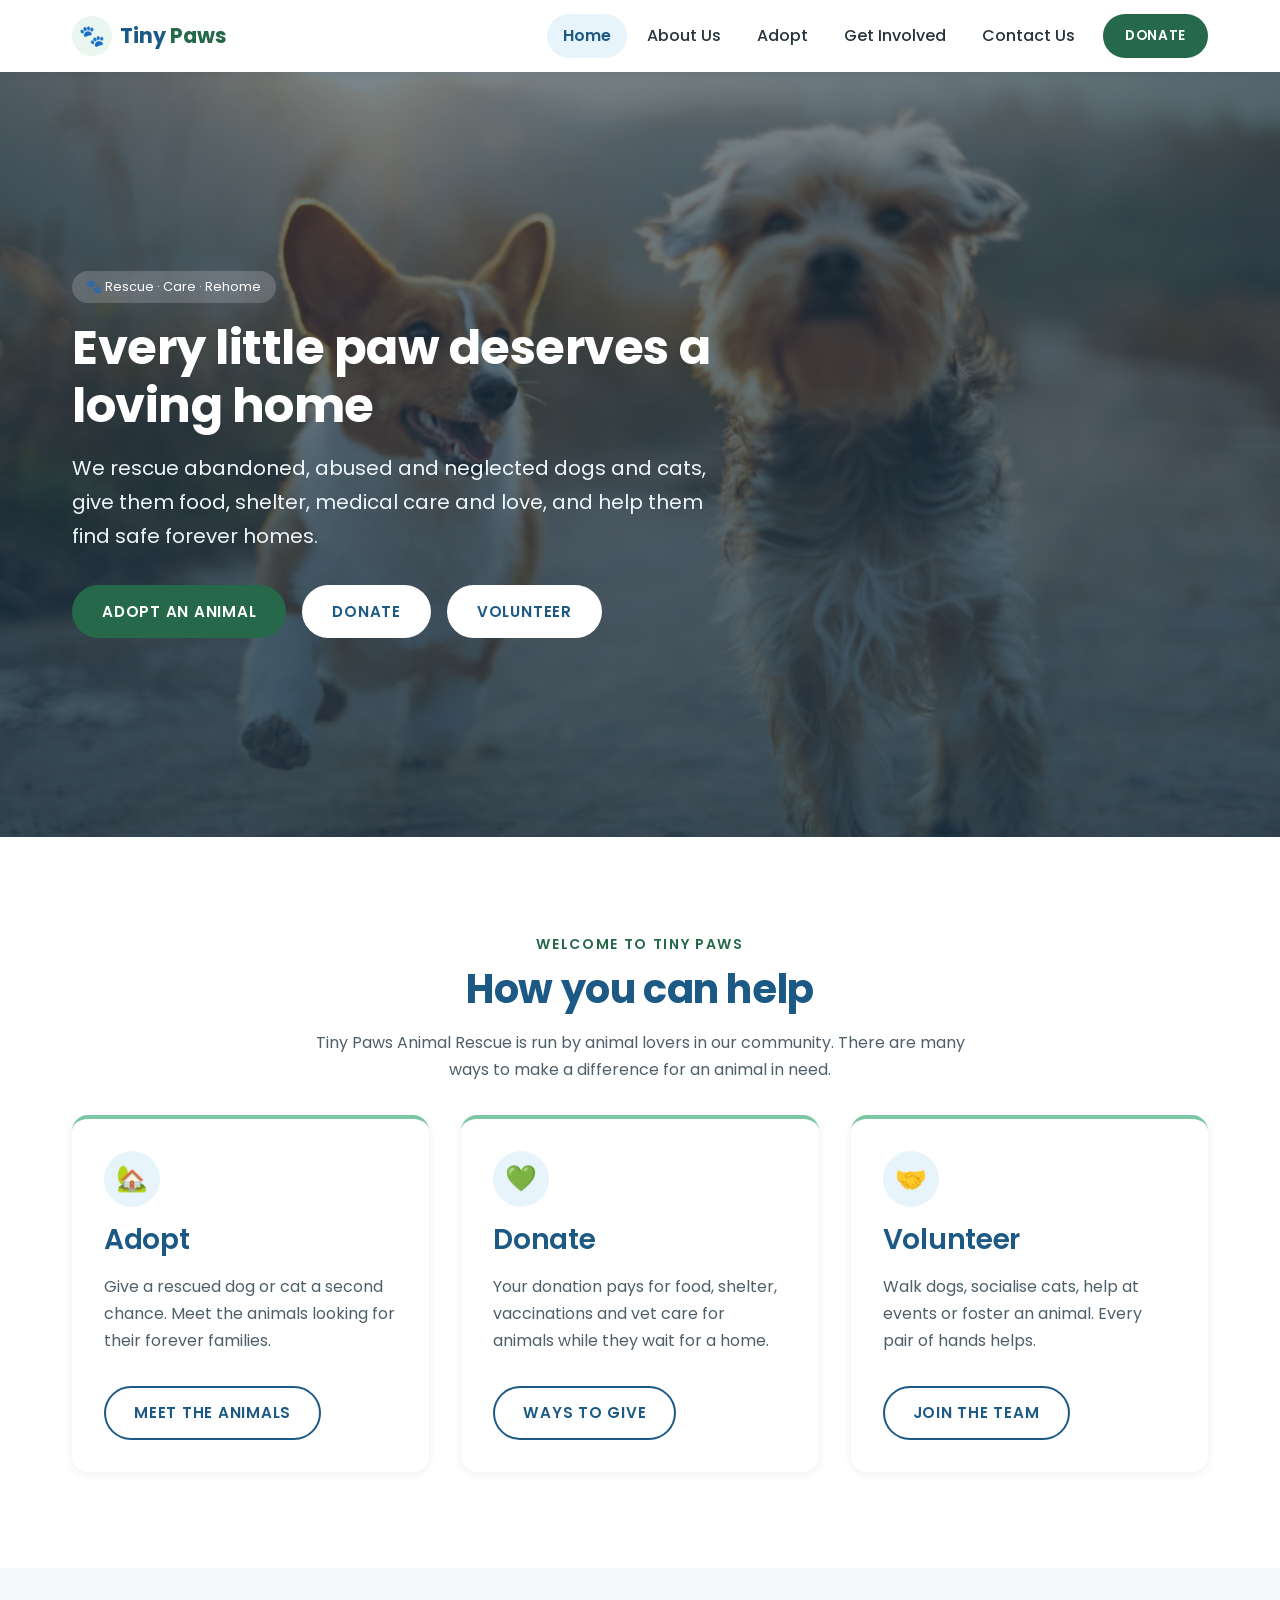
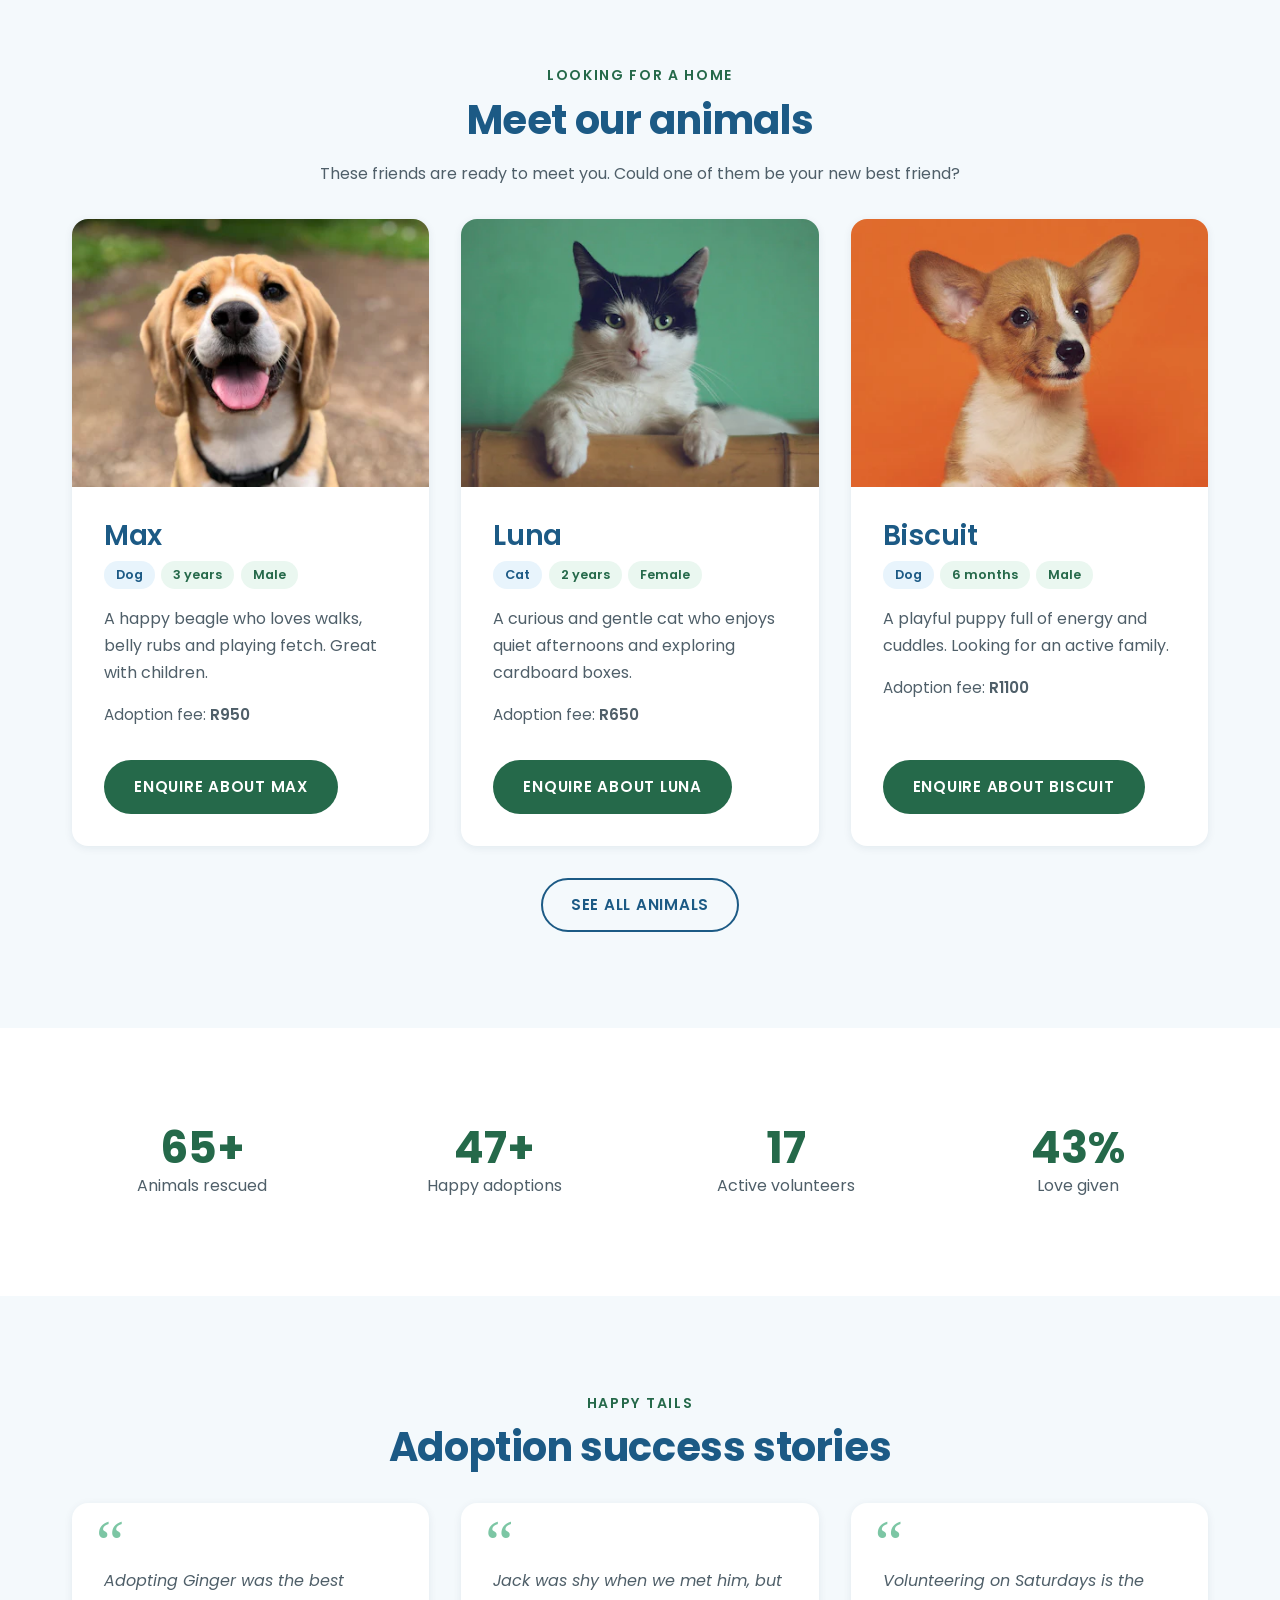
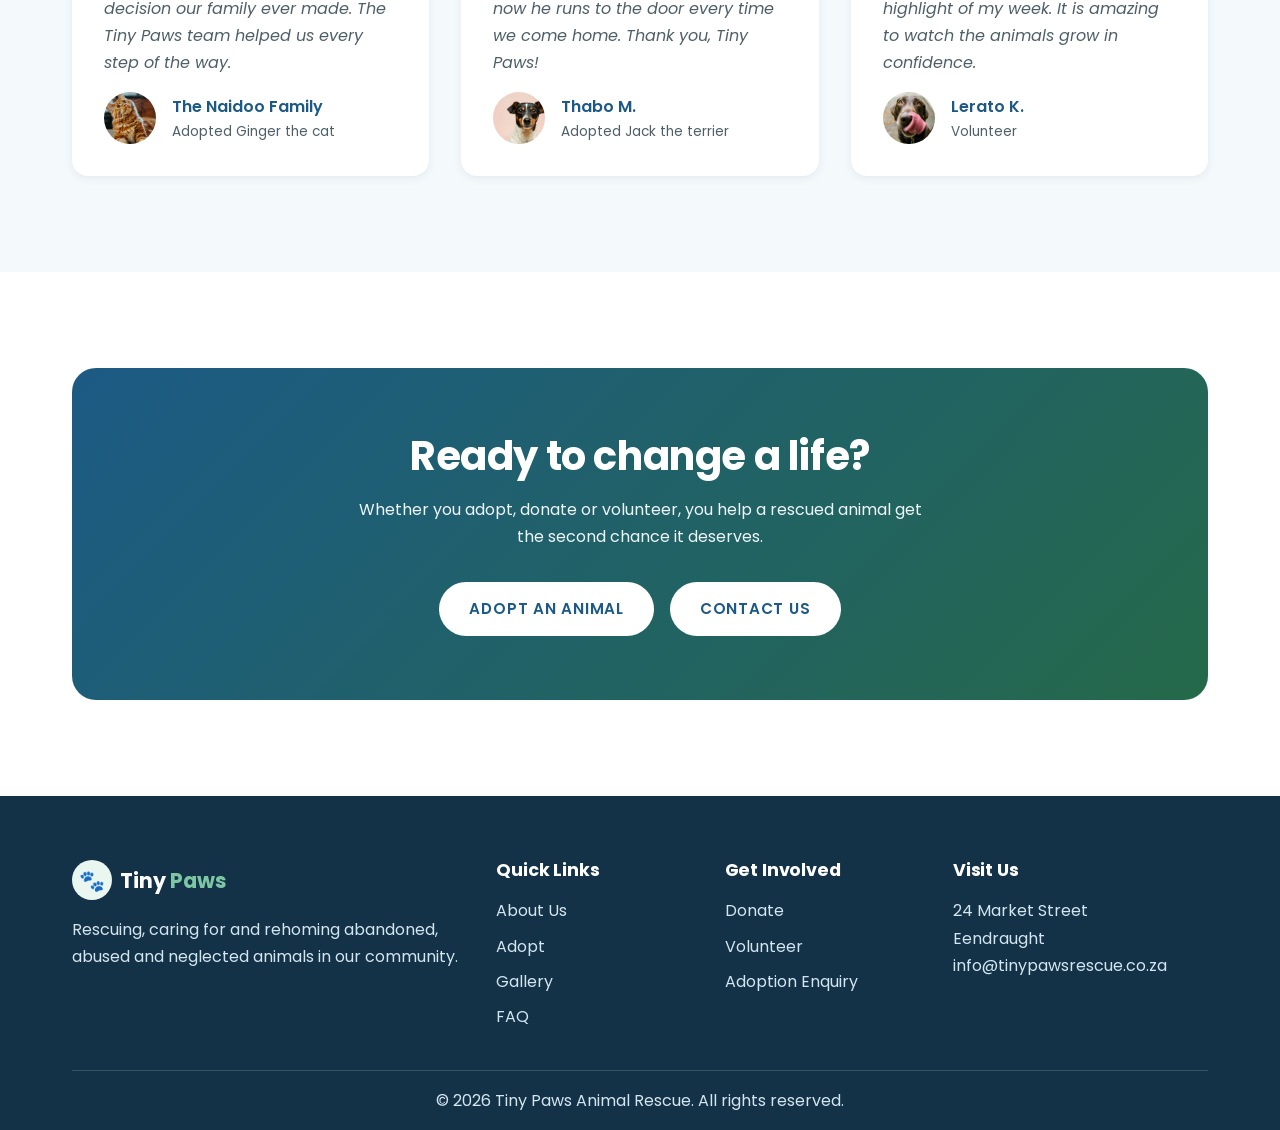
<file: index.html>
<!DOCTYPE html>
<html lang="en">
<head>
  <meta charset="UTF-8">
  <meta name="viewport" content="width=device-width, initial-scale=1.0">
  <title>Tiny Paws Animal Rescue | Adopt Dogs and Cats in Eendraught</title>
  <meta name="description" content="Tiny Paws Animal Rescue in Eendraught rescues abandoned dogs and cats and finds them loving homes. Adopt a pet, donate or volunteer to help an animal today.">
  <meta name="keywords" content="animal rescue Eendraught, adopt a dog, adopt a cat, pet adoption South Africa, Tiny Paws">
  <meta name="author" content="Gugu Khambula">
  <link rel="canonical" href="https://khambulatiny.github.io/tiny-paws-animal-rescue/">
  <meta property="og:type" content="website">
  <meta property="og:site_name" content="Tiny Paws Animal Rescue">
  <meta property="og:title" content="Tiny Paws Animal Rescue | Adopt Dogs and Cats in Eendraught">
  <meta property="og:description" content="Tiny Paws Animal Rescue in Eendraught rescues abandoned dogs and cats and finds them loving homes. Adopt a pet, donate or volunteer to help an animal today.">
  <meta property="og:url" content="https://khambulatiny.github.io/tiny-paws-animal-rescue/">
  <meta property="og:image" content="https://khambulatiny.github.io/tiny-paws-animal-rescue/images/rescue-puppy-hero-1600.jpg">
  <meta property="og:locale" content="en_ZA">
  <meta name="twitter:card" content="summary_large_image">
  <meta name="theme-color" content="#1c5a85">
  <link rel="preconnect" href="https://fonts.googleapis.com">
  <link rel="preconnect" href="https://fonts.gstatic.com" crossorigin>
  <link href="https://fonts.googleapis.com/css2?family=Poppins:wght@400;500;600;700&display=swap" rel="stylesheet">
  <link rel="icon" href="data:image/svg+xml,%3Csvg xmlns=%22http://www.w3.org/2000/svg%22 viewBox=%220 0 100 100%22%3E%3Ctext y=%22.9em%22 font-size=%2290%22%3E%F0%9F%90%BE%3C/text%3E%3C/svg%3E">
  <link rel="stylesheet" href="css/style.css">
</head>
<body>
  <a class="skip-link" href="#main-content">Skip to main content</a>

  <!-- ===== Header ===== -->
  <header class="site-header">
    <div class="container nav-bar">
      <a href="index.html" class="logo">
        <span class="logo-icon" aria-hidden="true">🐾</span>
        <span>Tiny <span class="logo-accent">Paws</span></span>
      </a>

      <input type="checkbox" id="nav-toggle" class="nav-toggle" aria-label="Toggle navigation menu">
      <label for="nav-toggle" class="nav-toggle-label" aria-hidden="true">
        <span class="hamburger-line"></span>
        <span class="hamburger-line"></span>
        <span class="hamburger-line"></span>
      </label>

      <nav class="main-nav" aria-label="Main navigation">
        <ul class="nav-list">
          <li><a href="index.html" class="nav-link" aria-current="page">Home</a></li>
          <li><a href="about.html" class="nav-link">About Us</a></li>
          <li><a href="adopt.html" class="nav-link">Adopt</a></li>
          <li><a href="get-involved.html" class="nav-link">Get Involved</a></li>
          <li><a href="contact.html" class="nav-link">Contact Us</a></li>
          <li class="nav-cta"><a href="get-involved.html#donate" class="btn btn-primary">Donate</a></li>
        </ul>
      </nav>
    </div>
  </header>

  <main id="main-content">
    <!-- ===== Hero ===== -->
    <section class="hero-section" aria-labelledby="hero-title">
      <div class="container">
        <div class="hero-content">
          <span class="hero-eyebrow">🐾 Rescue · Care · Rehome</span>
          <h1 id="hero-title" class="hero-title">Every little paw deserves a loving home</h1>
          <p class="hero-text">We rescue abandoned, abused and neglected dogs and cats, give them food, shelter, medical care and love, and help them find safe forever homes.</p>
          <div class="btn-group">
            <a href="adopt.html" class="btn btn-primary btn-pulse">Adopt an Animal</a>
            <a href="get-involved.html#donate" class="btn btn-light">Donate</a>
            <a href="get-involved.html#volunteer" class="btn btn-light">Volunteer</a>
          </div>
        </div>
      </div>
    </section>

    <!-- ===== Welcome / How you can help ===== -->
    <section class="section" aria-labelledby="help-title">
      <div class="container">
        <div class="section-header">
          <h5>Welcome to Tiny Paws</h5>
          <h2 id="help-title">How you can help</h2>
          <p>Tiny Paws Animal Rescue is run by animal lovers in our community. There are many ways to make a difference for an animal in need.</p>
        </div>

        <div class="card-grid">
          <article class="feature-card">
            <div class="feature-icon" aria-hidden="true">🏡</div>
            <h3>Adopt</h3>
            <p>Give a rescued dog or cat a second chance. Meet the animals looking for their forever families.</p>
            <a href="adopt.html" class="btn btn-secondary">Meet the animals</a>
          </article>
          <article class="feature-card">
            <div class="feature-icon" aria-hidden="true">💚</div>
            <h3>Donate</h3>
            <p>Your donation pays for food, shelter, vaccinations and vet care for animals while they wait for a home.</p>
            <a href="get-involved.html#donate" class="btn btn-secondary">Ways to give</a>
          </article>
          <article class="feature-card">
            <div class="feature-icon" aria-hidden="true">🤝</div>
            <h3>Volunteer</h3>
            <p>Walk dogs, socialise cats, help at events or foster an animal. Every pair of hands helps.</p>
            <a href="get-involved.html#volunteer" class="btn btn-secondary">Join the team</a>
          </article>
        </div>
      </div>
    </section>

    <!-- ===== Featured animals ===== -->
    <section class="section section-alt" aria-labelledby="featured-title">
      <div class="container">
        <div class="section-header">
          <h5>Looking for a home</h5>
          <h2 id="featured-title">Meet our animals</h2>
          <p>These friends are ready to meet you. Could one of them be your new best friend?</p>
        </div>

        <div id="featured-animals" class="card-grid">
          <noscript><p>Please enable JavaScript to see our featured animals.</p></noscript>
        </div>

        <div class="section-footer">
          <a href="adopt.html" class="btn btn-secondary">See all animals</a>
        </div>
      </div>
    </section>

    <!-- ===== Stats ===== -->
    <section class="section" aria-labelledby="stats-title">
      <div class="container">
        <h2 id="stats-title" class="sr-only">Our impact</h2>
        <div class="stats-grid">
          <div class="stat">
            <span class="stat-number">150+</span>
            <span class="stat-label">Animals rescued</span>
          </div>
          <div class="stat">
            <span class="stat-number">110+</span>
            <span class="stat-label">Happy adoptions</span>
          </div>
          <div class="stat">
            <span class="stat-number">40</span>
            <span class="stat-label">Active volunteers</span>
          </div>
          <div class="stat">
            <span class="stat-number">100%</span>
            <span class="stat-label">Love given</span>
          </div>
        </div>
      </div>
    </section>

    <!-- ===== Testimonials ===== -->
    <section class="section section-alt" aria-labelledby="stories-title">
      <div class="container">
        <div class="section-header">
          <h5>Happy tails</h5>
          <h2 id="stories-title">Adoption success stories</h2>
        </div>

        <div class="card-grid">
          <figure class="testimonial-card">
            <blockquote class="testimonial-text">
              <p>Adopting Ginger was the best decision our family ever made. The Tiny Paws team helped us every step of the way.</p>
            </blockquote>
            <figcaption class="testimonial-author">
              <img src="images/cat-ginger-400.jpg" alt="Ginger the orange cat, adopted by the Naidoo family" width="52" height="52" loading="lazy">
              <span>
                <span class="testimonial-name">The Naidoo Family</span>
                <span class="testimonial-role">Adopted Ginger the cat</span>
              </span>
            </figcaption>
          </figure>

          <figure class="testimonial-card">
            <blockquote class="testimonial-text">
              <p>Jack was shy when we met him, but now he runs to the door every time we come home. Thank you, Tiny Paws!</p>
            </blockquote>
            <figcaption class="testimonial-author">
              <img src="images/terrier-jack-400.jpg" alt="Jack the Jack Russell terrier, adopted by Thabo" width="52" height="52" loading="lazy">
              <span>
                <span class="testimonial-name">Thabo M.</span>
                <span class="testimonial-role">Adopted Jack the terrier</span>
              </span>
            </figcaption>
          </figure>

          <figure class="testimonial-card">
            <blockquote class="testimonial-text">
              <p>Volunteering on Saturdays is the highlight of my week. It is amazing to watch the animals grow in confidence.</p>
            </blockquote>
            <figcaption class="testimonial-author">
              <img src="images/labrador-happy-400.jpg" alt="A happy labrador from a Saturday volunteer walk" width="52" height="52" loading="lazy">
              <span>
                <span class="testimonial-name">Lerato K.</span>
                <span class="testimonial-role">Volunteer</span>
              </span>
            </figcaption>
          </figure>
        </div>
      </div>
    </section>

    <!-- ===== CTA ===== -->
    <section class="section" aria-labelledby="cta-title">
      <div class="container">
        <div class="cta-banner">
          <h2 id="cta-title">Ready to change a life?</h2>
          <p>Whether you adopt, donate or volunteer, you help a rescued animal get the second chance it deserves.</p>
          <div class="btn-group">
            <a href="adopt.html" class="btn btn-light">Adopt an Animal</a>
            <a href="contact.html" class="btn btn-light">Contact Us</a>
          </div>
        </div>
      </div>
    </section>
  </main>

  <!-- ===== Footer ===== -->
  <footer class="site-footer">
    <div class="container">
      <div class="footer-grid">
        <div>
          <a href="index.html" class="logo">
            <span class="logo-icon" aria-hidden="true">🐾</span>
            <span>Tiny <span class="logo-accent">Paws</span></span>
          </a>
          <p>Rescuing, caring for and rehoming abandoned, abused and neglected animals in our community.</p>
        </div>
        <div>
          <h2>Quick Links</h2>
          <ul class="footer-links">
            <li><a href="about.html">About Us</a></li>
            <li><a href="adopt.html">Adopt</a></li>
            <li><a href="about.html#gallery">Gallery</a></li>
            <li><a href="contact.html#faq">FAQ</a></li>
          </ul>
        </div>
        <div>
          <h2>Get Involved</h2>
          <ul class="footer-links">
            <li><a href="get-involved.html#donate">Donate</a></li>
            <li><a href="get-involved.html#volunteer">Volunteer</a></li>
            <li><a href="adopt.html#adoption-form">Adoption Enquiry</a></li>
          </ul>
        </div>
        <div>
          <h2>Visit Us</h2>
          <address>
            24 Market Street<br>
            Eendraught<br>
            <a href="mailto:info@tinypawsrescue.co.za">info@tinypawsrescue.co.za</a>
          </address>
        </div>
      </div>
      <div class="footer-bottom">
        <p>&copy; 2026 Tiny Paws Animal Rescue. All rights reserved.</p>
      </div>
    </div>
  </footer>
  <script src="js/animals.js" defer></script>
  <script src="js/main.js" defer></script>
</body>
</html>
</file>
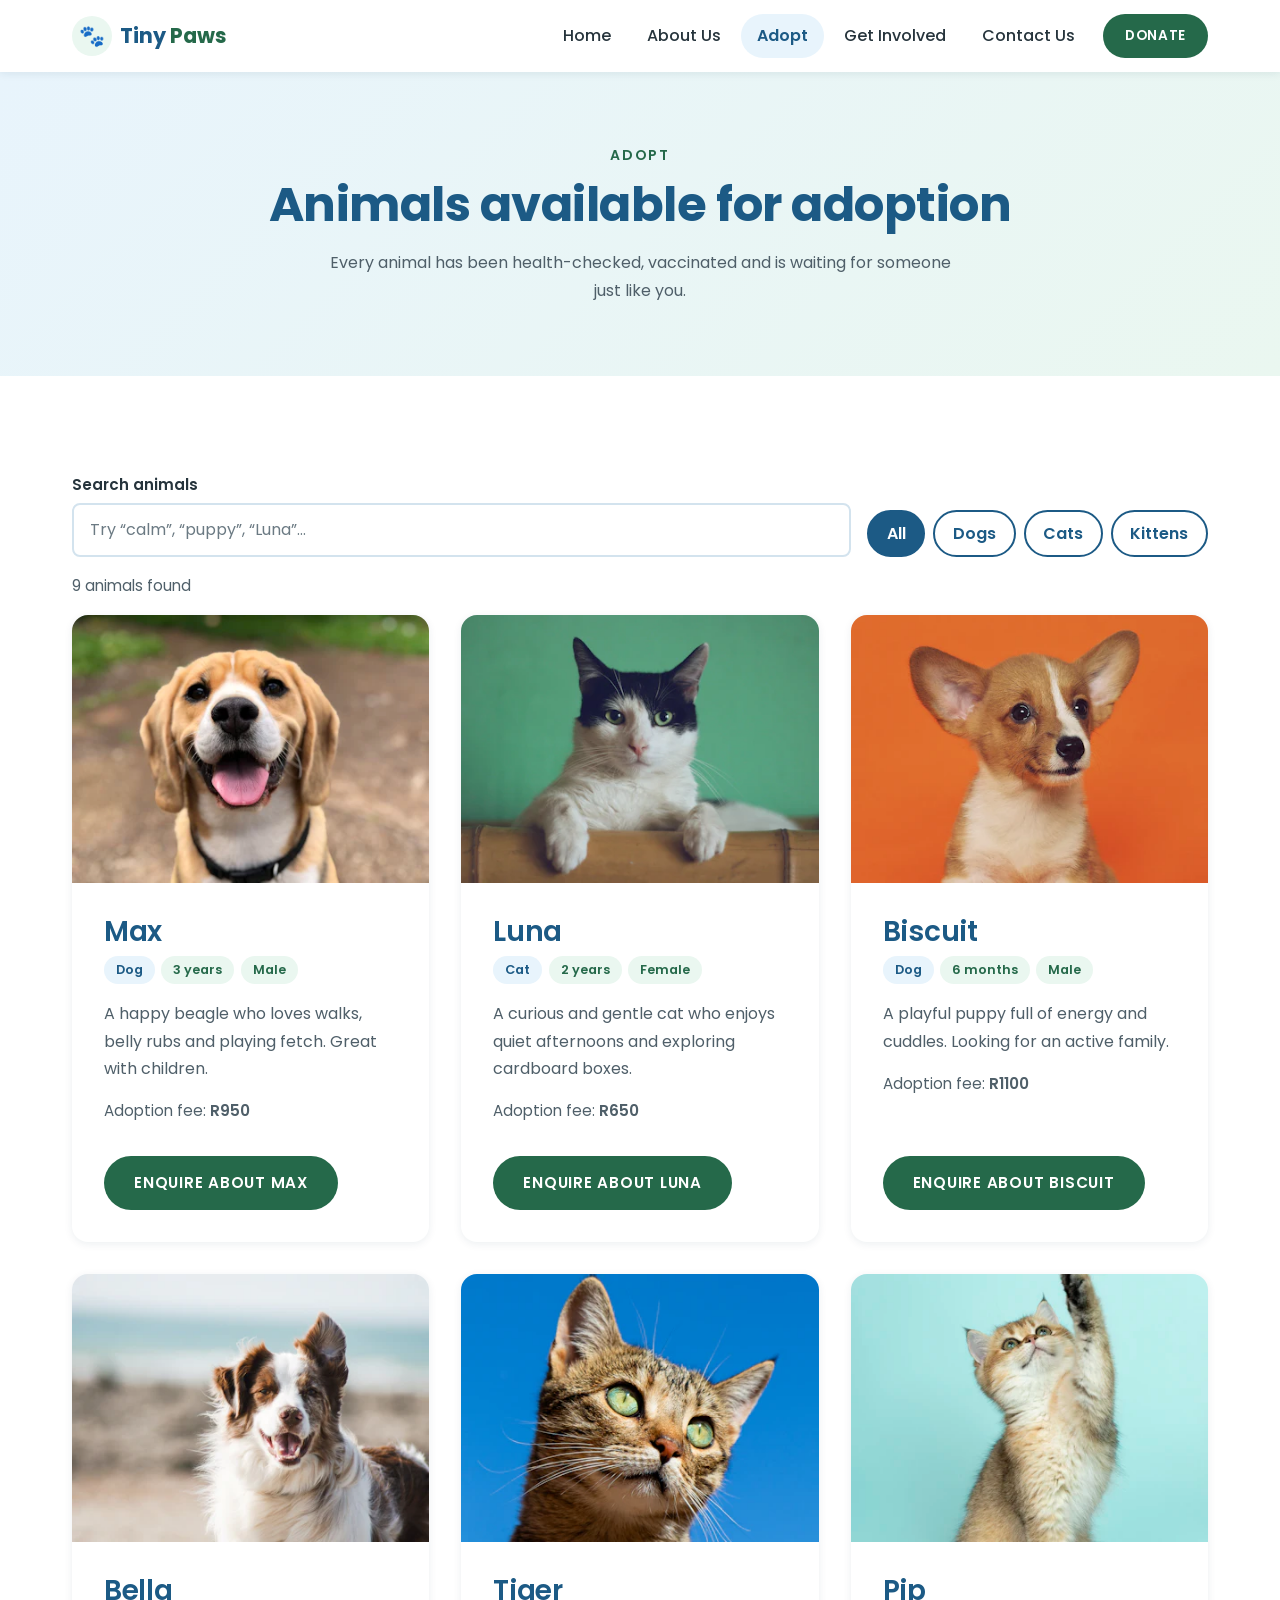
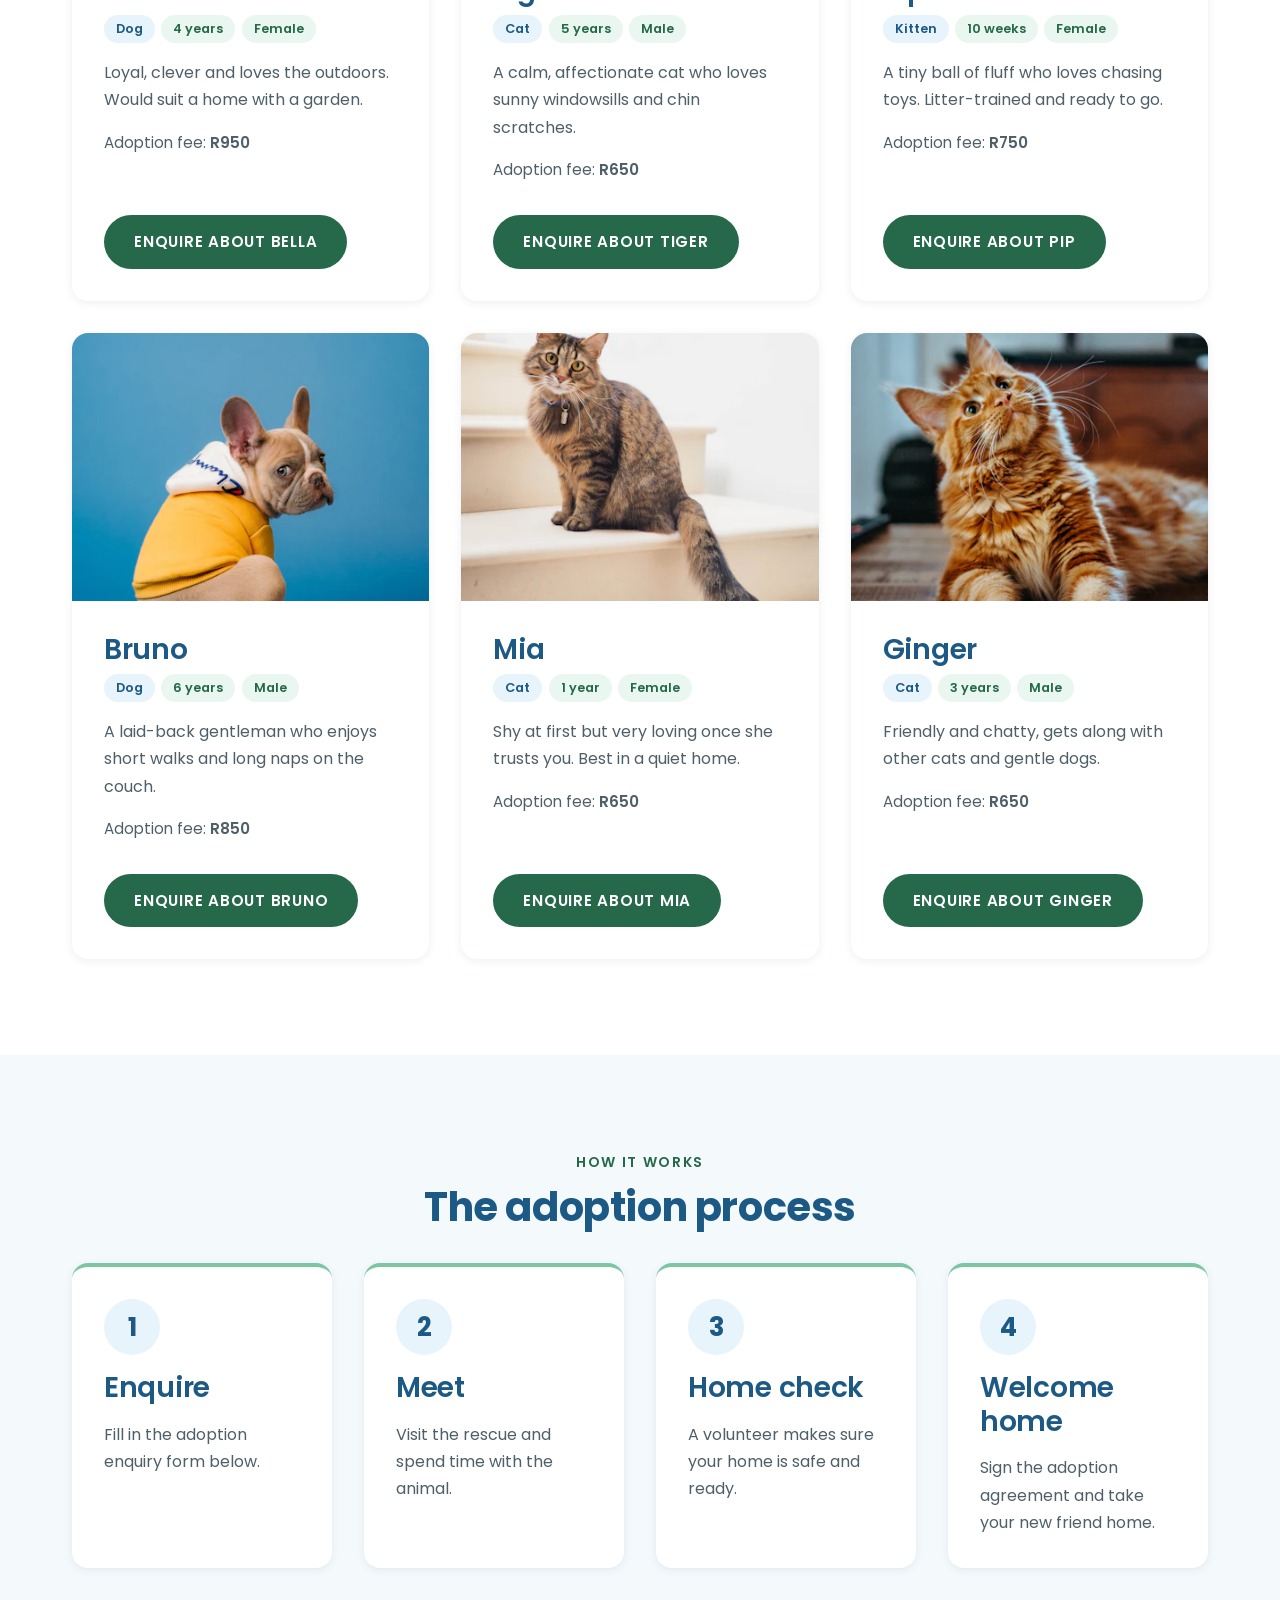
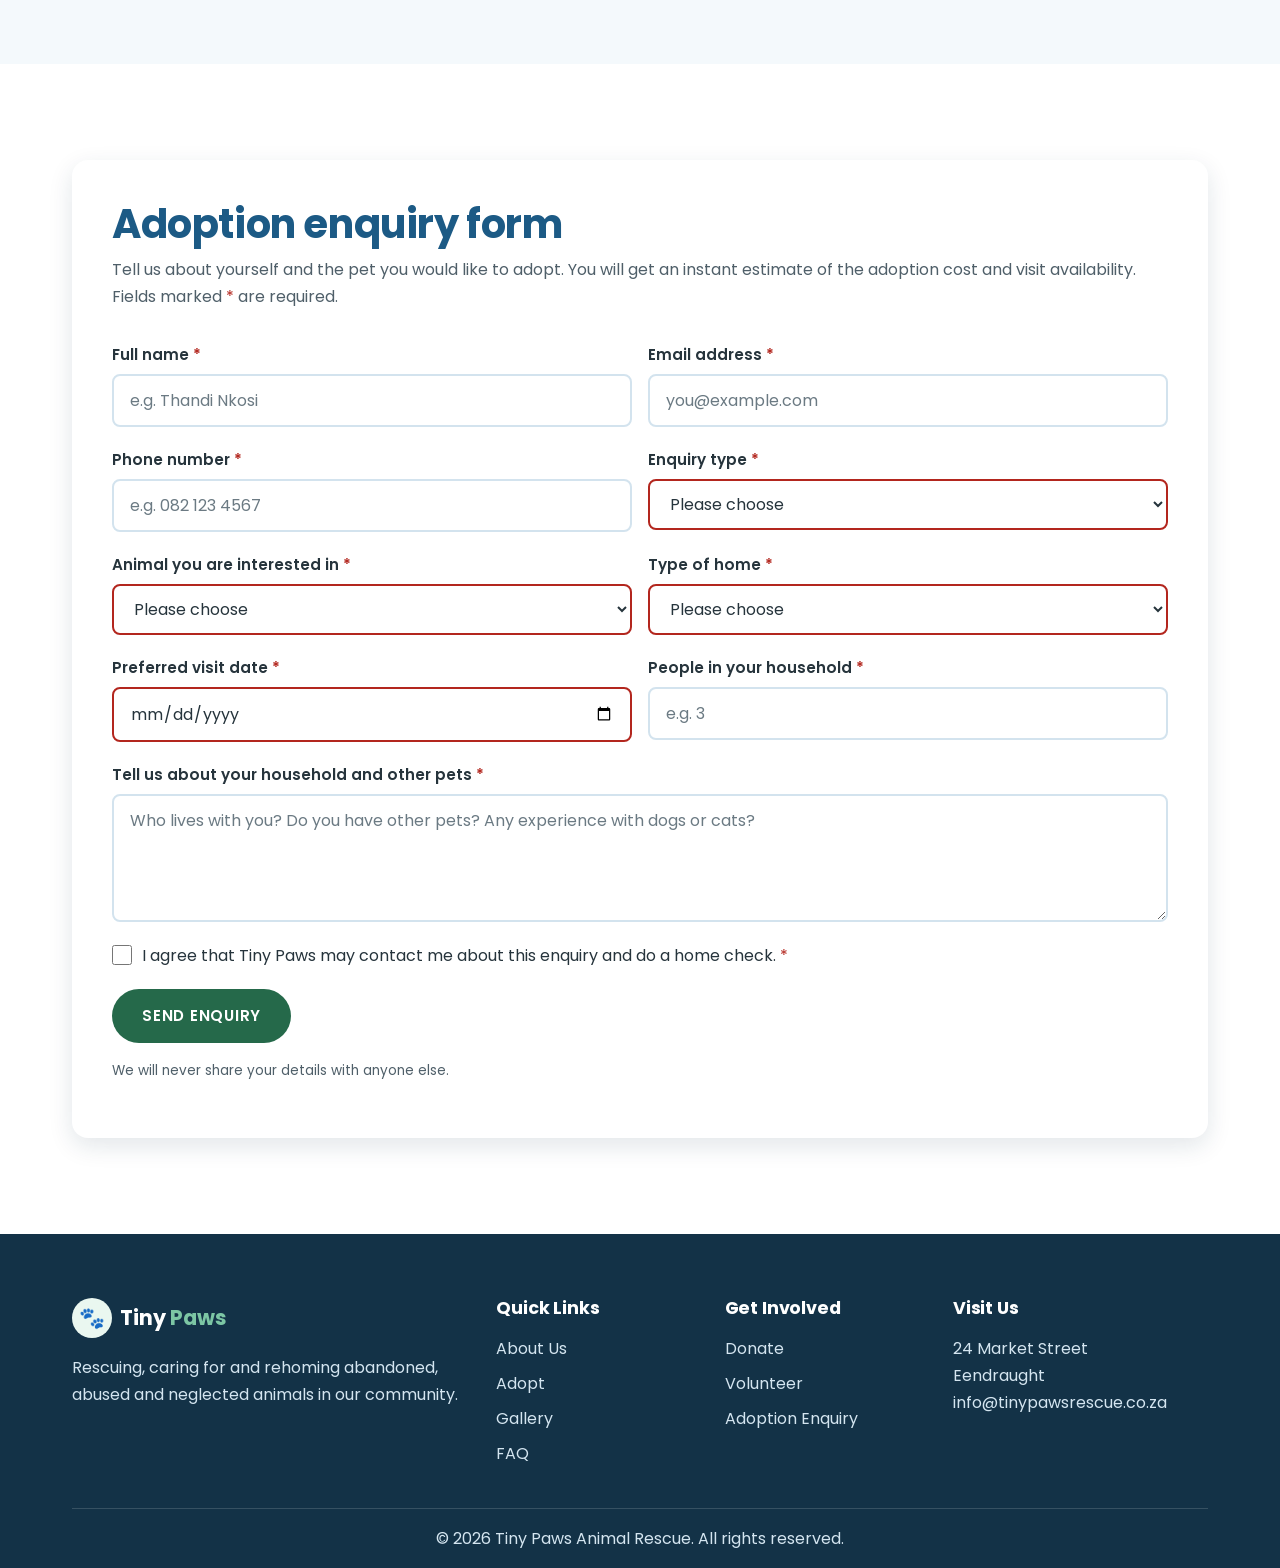
<file: adopt.html>
<!DOCTYPE html>
<html lang="en">
<head>
  <meta charset="UTF-8">
  <meta name="viewport" content="width=device-width, initial-scale=1.0">
  <title>Adopt a Dog or Cat in Eendraught | Tiny Paws Animal Rescue</title>
  <meta name="description" content="Browse dogs, cats and kittens available for adoption at Tiny Paws Animal Rescue. Search by type, see adoption fees and send an enquiry for an instant estimate.">
  <meta name="keywords" content="adopt a dog Eendraught, adopt a cat, kittens for adoption, pet adoption fee, adoption enquiry">
  <meta name="author" content="Gugu Khambula">
  <link rel="canonical" href="https://khambulatiny.github.io/tiny-paws-animal-rescue/adopt.html">
  <meta property="og:type" content="website">
  <meta property="og:site_name" content="Tiny Paws Animal Rescue">
  <meta property="og:title" content="Adopt a Dog or Cat in Eendraught | Tiny Paws Animal Rescue">
  <meta property="og:description" content="Browse dogs, cats and kittens available for adoption at Tiny Paws Animal Rescue. Search by type, see adoption fees and send an enquiry for an instant estimate.">
  <meta property="og:url" content="https://khambulatiny.github.io/tiny-paws-animal-rescue/adopt.html">
  <meta property="og:image" content="https://khambulatiny.github.io/tiny-paws-animal-rescue/images/beagle-max-800.jpg">
  <meta property="og:locale" content="en_ZA">
  <meta name="twitter:card" content="summary_large_image">
  <meta name="theme-color" content="#1c5a85">
  <link rel="preconnect" href="https://fonts.googleapis.com">
  <link rel="preconnect" href="https://fonts.gstatic.com" crossorigin>
  <link href="https://fonts.googleapis.com/css2?family=Poppins:wght@400;500;600;700&display=swap" rel="stylesheet">
  <link rel="icon" href="data:image/svg+xml,%3Csvg xmlns=%22http://www.w3.org/2000/svg%22 viewBox=%220 0 100 100%22%3E%3Ctext y=%22.9em%22 font-size=%2290%22%3E%F0%9F%90%BE%3C/text%3E%3C/svg%3E">
  <link rel="stylesheet" href="css/style.css">
</head>
<body>
  <a class="skip-link" href="#main-content">Skip to main content</a>

  <!-- ===== Header ===== -->
  <header class="site-header">
    <div class="container nav-bar">
      <a href="index.html" class="logo">
        <span class="logo-icon" aria-hidden="true">🐾</span>
        <span>Tiny <span class="logo-accent">Paws</span></span>
      </a>

      <input type="checkbox" id="nav-toggle" class="nav-toggle" aria-label="Toggle navigation menu">
      <label for="nav-toggle" class="nav-toggle-label" aria-hidden="true">
        <span class="hamburger-line"></span>
        <span class="hamburger-line"></span>
        <span class="hamburger-line"></span>
      </label>

      <nav class="main-nav" aria-label="Main navigation">
        <ul class="nav-list">
          <li><a href="index.html" class="nav-link">Home</a></li>
          <li><a href="about.html" class="nav-link">About Us</a></li>
          <li><a href="adopt.html" class="nav-link" aria-current="page">Adopt</a></li>
          <li><a href="get-involved.html" class="nav-link">Get Involved</a></li>
          <li><a href="contact.html" class="nav-link">Contact Us</a></li>
          <li class="nav-cta"><a href="get-involved.html#donate" class="btn btn-primary">Donate</a></li>
        </ul>
      </nav>
    </div>
  </header>

  <main id="main-content">
    <!-- ===== Page banner ===== -->
    <section class="page-banner" aria-labelledby="page-title">
      <div class="container">
        <h5>Adopt</h5>
        <h1 id="page-title">Animals available for adoption</h1>
        <p>Every animal has been health-checked, vaccinated and is waiting for someone just like you.</p>
      </div>
    </section>

    <!-- ===== Animal profiles ===== -->
    <section class="section" aria-labelledby="animals-title">
      <div class="container">
        <h2 id="animals-title" class="sr-only">Our animals</h2>

        <div class="animal-toolbar">
          <div class="search-field">
            <label for="animal-search" class="form-label">Search animals</label>
            <input type="search" id="animal-search" class="form-control" placeholder="Try “calm”, “puppy”, “Luna”…" autocomplete="off" aria-controls="animal-list">
          </div>
          <div class="filter-group" role="group" aria-label="Filter by type">
            <button type="button" class="filter-btn" data-filter="all" aria-pressed="true">All</button>
            <button type="button" class="filter-btn" data-filter="dog" aria-pressed="false">Dogs</button>
            <button type="button" class="filter-btn" data-filter="cat" aria-pressed="false">Cats</button>
            <button type="button" class="filter-btn" data-filter="kitten" aria-pressed="false">Kittens</button>
          </div>
        </div>
        <p id="animal-status" class="animal-status" aria-live="polite"></p>

        <div id="animal-list" class="card-grid">
          <noscript><p>Please enable JavaScript to see the animals available for adoption.</p></noscript>
        </div>
      </div>
    </section>

    <!-- ===== Adoption process ===== -->
    <section class="section section-alt" aria-labelledby="process-title">
      <div class="container">
        <div class="section-header">
          <h5>How it works</h5>
          <h2 id="process-title">The adoption process</h2>
        </div>
        <div class="card-grid card-grid-sm">
          <article class="feature-card">
            <div class="feature-icon" aria-hidden="true">1</div>
            <h3>Enquire</h3>
            <p>Fill in the adoption enquiry form below.</p>
          </article>
          <article class="feature-card">
            <div class="feature-icon" aria-hidden="true">2</div>
            <h3>Meet</h3>
            <p>Visit the rescue and spend time with the animal.</p>
          </article>
          <article class="feature-card">
            <div class="feature-icon" aria-hidden="true">3</div>
            <h3>Home check</h3>
            <p>A volunteer makes sure your home is safe and ready.</p>
          </article>
          <article class="feature-card">
            <div class="feature-icon" aria-hidden="true">4</div>
            <h3>Welcome home</h3>
            <p>Sign the adoption agreement and take your new friend home.</p>
          </article>
        </div>
      </div>
    </section>

    <!-- ===== Adoption enquiry form ===== -->
    <section id="adoption-form" class="section" aria-labelledby="form-title">
      <div class="container">
        <form id="enquiry-form" class="form-card" action="#" method="post" aria-labelledby="form-title" novalidate>
          <h2 id="form-title">Adoption enquiry form</h2>
          <p class="form-intro">Tell us about yourself and the pet you would like to adopt. You will get an instant estimate of the adoption cost and visit availability. Fields marked <span class="required">*</span> are required.</p>

          <div class="form-grid">
            <div class="form-group">
              <label for="adopt-name" class="form-label">Full name <span class="required">*</span></label>
              <input type="text" id="adopt-name" name="name" class="form-control" autocomplete="name" placeholder="e.g. Thandi Nkosi" data-rule="name" required>
            </div>
            <div class="form-group">
              <label for="adopt-email" class="form-label">Email address <span class="required">*</span></label>
              <input type="email" id="adopt-email" name="email" class="form-control" autocomplete="email" placeholder="you@example.com" required>
            </div>
            <div class="form-group">
              <label for="adopt-phone" class="form-label">Phone number <span class="required">*</span></label>
              <input type="tel" id="adopt-phone" name="phone" class="form-control" autocomplete="tel" placeholder="e.g. 082 123 4567" data-rule="sa-phone" required>
            </div>
            <div class="form-group">
              <label for="adopt-enquiry-type" class="form-label">Enquiry type <span class="required">*</span></label>
              <select id="adopt-enquiry-type" name="enquiry-type" class="form-control" required>
                <option value="">Please choose</option>
                <option value="adopt">Adopt an animal</option>
                <option value="meet">Meet-and-greet visit only</option>
                <option value="foster">Foster an animal</option>
                <option value="sponsor">Sponsor an animal (monthly)</option>
              </select>
            </div>
            <div class="form-group">
              <label for="adopt-animal" class="form-label">Animal you are interested in <span class="required">*</span></label>
              <select id="adopt-animal" name="animal" class="form-control" required>
                <option value="">Please choose</option>
                <option value="any">Not sure yet – any animal</option>
                <option>Max (Dog)</option>
                <option>Luna (Cat)</option>
                <option>Biscuit (Dog)</option>
                <option>Bella (Dog)</option>
                <option>Tiger (Cat)</option>
                <option>Pip (Kitten)</option>
                <option>Bruno (Dog)</option>
                <option>Mia (Cat)</option>
                <option>Ginger (Cat)</option>
              </select>
            </div>
            <div class="form-group">
              <label for="adopt-home" class="form-label">Type of home <span class="required">*</span></label>
              <select id="adopt-home" name="home-type" class="form-control" required>
                <option value="">Please choose</option>
                <option value="garden">House with a garden</option>
                <option value="house">House without a garden</option>
                <option value="flat">Flat / apartment</option>
              </select>
            </div>
            <div class="form-group">
              <label for="adopt-date" class="form-label">Preferred visit date <span class="required">*</span></label>
              <input type="date" id="adopt-date" name="visit-date" class="form-control" data-rule="future-date" required>
            </div>
            <div class="form-group">
              <label for="adopt-people" class="form-label">People in your household <span class="required">*</span></label>
              <input type="number" id="adopt-people" name="household" class="form-control" min="1" max="12" step="1" placeholder="e.g. 3" inputmode="numeric" required>
            </div>
            <div class="form-group form-group-full">
              <label for="adopt-message" class="form-label">Tell us about your household and other pets <span class="required">*</span></label>
              <textarea id="adopt-message" name="message" class="form-control" minlength="20" placeholder="Who lives with you? Do you have other pets? Any experience with dogs or cats?" required></textarea>
            </div>
            <div class="form-group form-group-full">
              <label class="checkbox-item consent-item" for="adopt-consent">
                <input type="checkbox" id="adopt-consent" name="consent" required>
                <span>I agree that Tiny Paws may contact me about this enquiry and do a home check. <span class="required">*</span></span>
              </label>
            </div>
          </div>
          <button type="submit" class="btn btn-primary">Send enquiry</button>
          <p class="form-note">We will never share your details with anyone else.</p>
          <div id="enquiry-result" class="form-result" tabindex="-1" aria-live="polite" hidden></div>
        </form>
      </div>
    </section>
  </main>

  <!-- ===== Footer ===== -->
  <footer class="site-footer">
    <div class="container">
      <div class="footer-grid">
        <div>
          <a href="index.html" class="logo">
            <span class="logo-icon" aria-hidden="true">🐾</span>
            <span>Tiny <span class="logo-accent">Paws</span></span>
          </a>
          <p>Rescuing, caring for and rehoming abandoned, abused and neglected animals in our community.</p>
        </div>
        <div>
          <h2>Quick Links</h2>
          <ul class="footer-links">
            <li><a href="about.html">About Us</a></li>
            <li><a href="adopt.html">Adopt</a></li>
            <li><a href="about.html#gallery">Gallery</a></li>
            <li><a href="contact.html#faq">FAQ</a></li>
          </ul>
        </div>
        <div>
          <h2>Get Involved</h2>
          <ul class="footer-links">
            <li><a href="get-involved.html#donate">Donate</a></li>
            <li><a href="get-involved.html#volunteer">Volunteer</a></li>
            <li><a href="adopt.html#adoption-form">Adoption Enquiry</a></li>
          </ul>
        </div>
        <div>
          <h2>Visit Us</h2>
          <address>
            24 Market Street<br>
            Eendraught<br>
            <a href="mailto:info@tinypawsrescue.co.za">info@tinypawsrescue.co.za</a>
          </address>
        </div>
      </div>
      <div class="footer-bottom">
        <p>&copy; 2026 Tiny Paws Animal Rescue. All rights reserved.</p>
      </div>
    </div>
  </footer>
  <script src="js/animals.js" defer></script>
  <script src="js/validation.js" defer></script>
  <script src="js/forms.js" defer></script>
  <script src="js/main.js" defer></script>
</body>
</html>
</file>
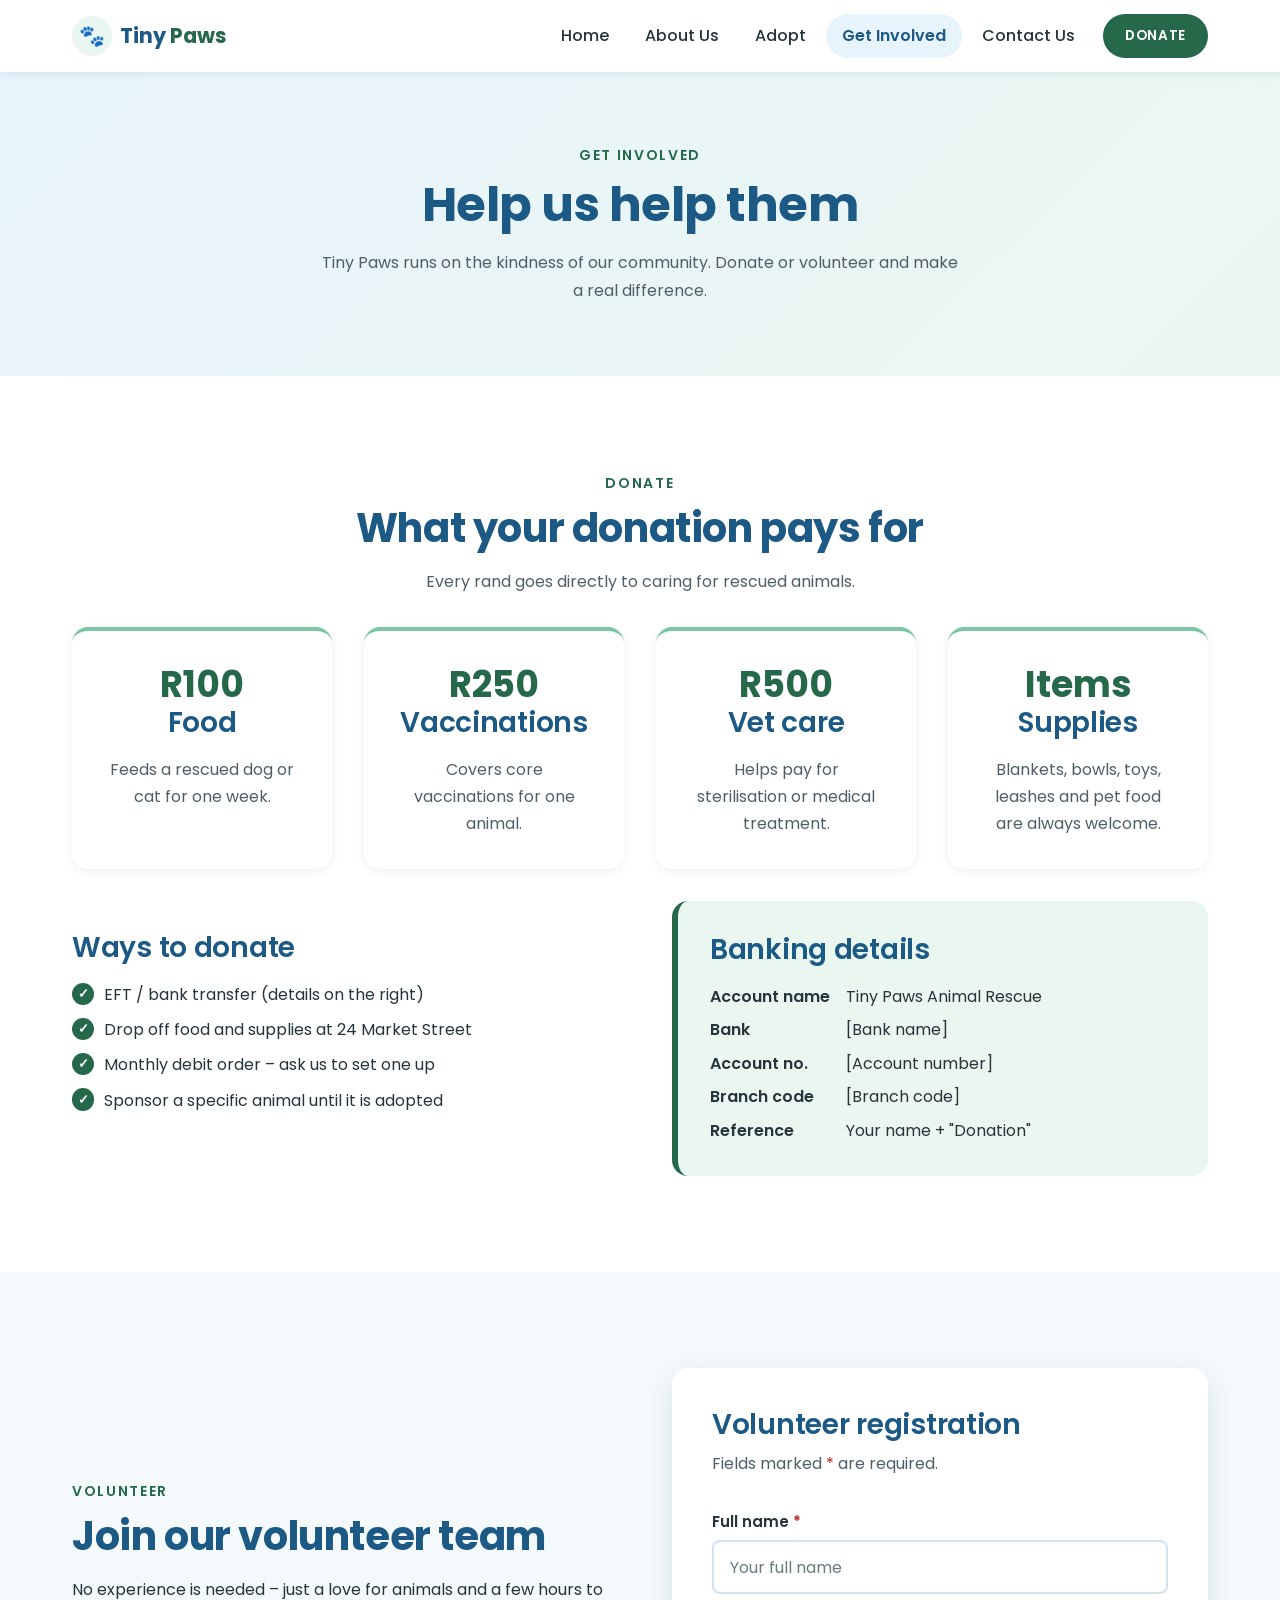
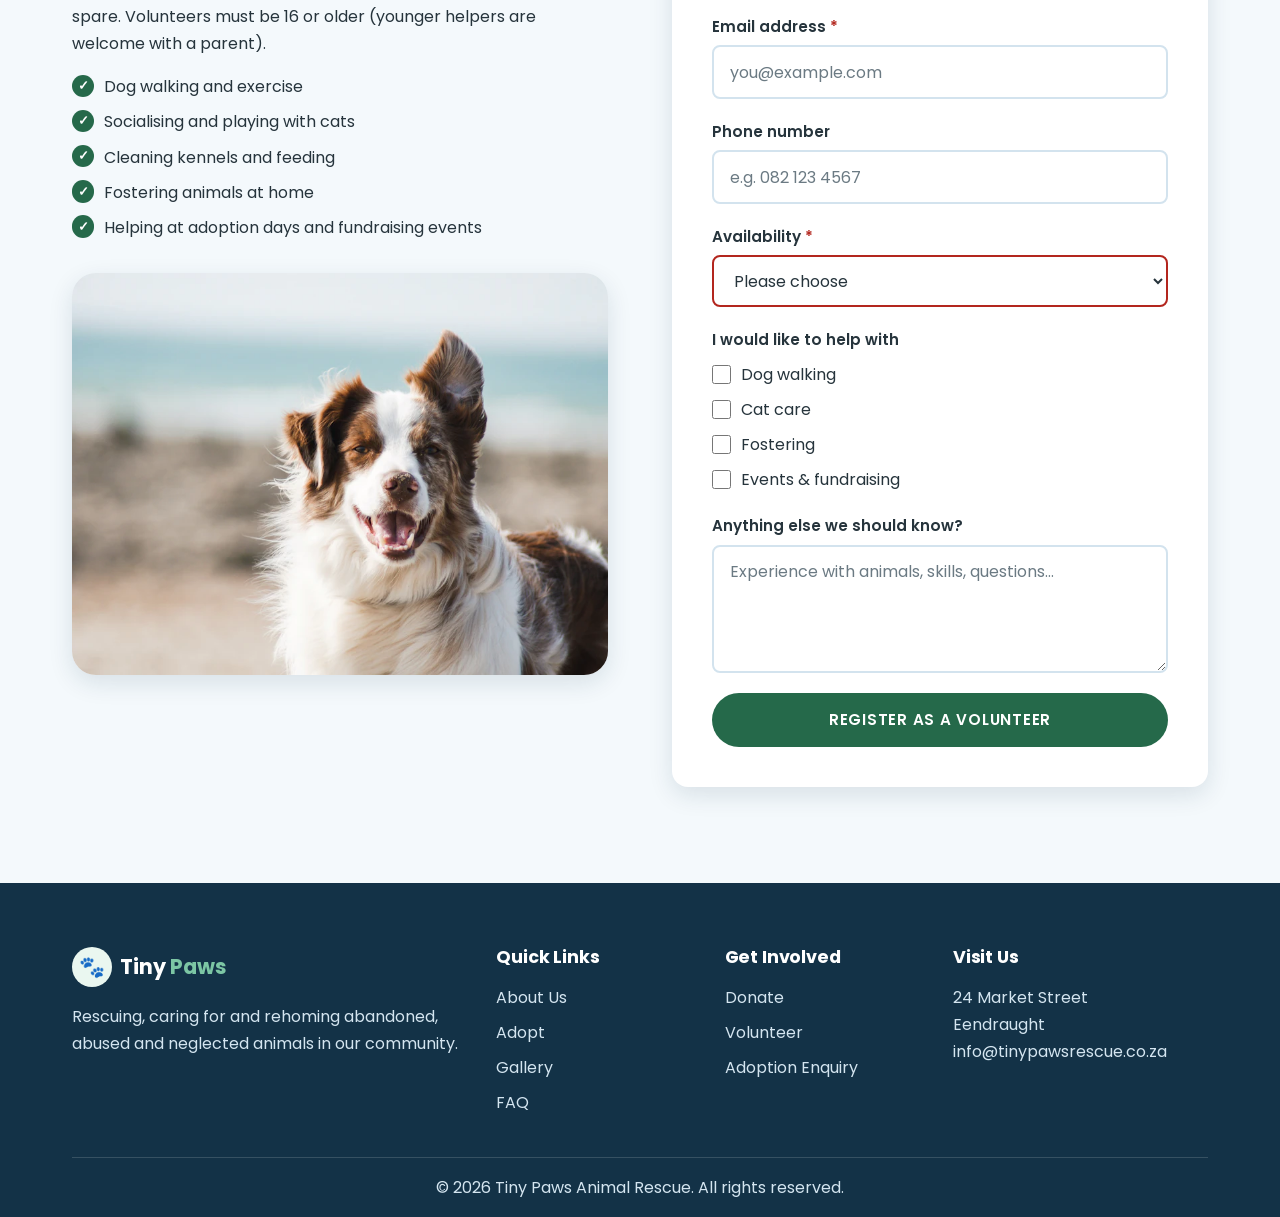
<file: get-involved.html>
<!DOCTYPE html>
<html lang="en">
<head>
  <meta charset="UTF-8">
  <meta name="viewport" content="width=device-width, initial-scale=1.0">
  <title>Donate or Volunteer at Tiny Paws Animal Rescue in Eendraught</title>
  <meta name="description" content="Support Tiny Paws Animal Rescue: donate money or supplies for food and vet care, or register as a volunteer for dog walking, cat care, fostering and events.">
  <meta name="keywords" content="donate to animal rescue, volunteer animal shelter, foster a pet, Eendraught charity, Tiny Paws">
  <meta name="author" content="Gugu Khambula">
  <link rel="canonical" href="https://khambulatiny.github.io/tiny-paws-animal-rescue/get-involved.html">
  <meta property="og:type" content="website">
  <meta property="og:site_name" content="Tiny Paws Animal Rescue">
  <meta property="og:title" content="Donate or Volunteer at Tiny Paws Animal Rescue in Eendraught">
  <meta property="og:description" content="Support Tiny Paws Animal Rescue: donate money or supplies for food and vet care, or register as a volunteer for dog walking, cat care, fostering and events.">
  <meta property="og:url" content="https://khambulatiny.github.io/tiny-paws-animal-rescue/get-involved.html">
  <meta property="og:image" content="https://khambulatiny.github.io/tiny-paws-animal-rescue/images/dogs-running-800.jpg">
  <meta property="og:locale" content="en_ZA">
  <meta name="twitter:card" content="summary_large_image">
  <meta name="theme-color" content="#1c5a85">
  <link rel="preconnect" href="https://fonts.googleapis.com">
  <link rel="preconnect" href="https://fonts.gstatic.com" crossorigin>
  <link href="https://fonts.googleapis.com/css2?family=Poppins:wght@400;500;600;700&display=swap" rel="stylesheet">
  <link rel="icon" href="data:image/svg+xml,%3Csvg xmlns=%22http://www.w3.org/2000/svg%22 viewBox=%220 0 100 100%22%3E%3Ctext y=%22.9em%22 font-size=%2290%22%3E%F0%9F%90%BE%3C/text%3E%3C/svg%3E">
  <link rel="stylesheet" href="css/style.css">
</head>
<body>
  <a class="skip-link" href="#main-content">Skip to main content</a>

  <!-- ===== Header ===== -->
  <header class="site-header">
    <div class="container nav-bar">
      <a href="index.html" class="logo">
        <span class="logo-icon" aria-hidden="true">🐾</span>
        <span>Tiny <span class="logo-accent">Paws</span></span>
      </a>

      <input type="checkbox" id="nav-toggle" class="nav-toggle" aria-label="Toggle navigation menu">
      <label for="nav-toggle" class="nav-toggle-label" aria-hidden="true">
        <span class="hamburger-line"></span>
        <span class="hamburger-line"></span>
        <span class="hamburger-line"></span>
      </label>

      <nav class="main-nav" aria-label="Main navigation">
        <ul class="nav-list">
          <li><a href="index.html" class="nav-link">Home</a></li>
          <li><a href="about.html" class="nav-link">About Us</a></li>
          <li><a href="adopt.html" class="nav-link">Adopt</a></li>
          <li><a href="get-involved.html" class="nav-link" aria-current="page">Get Involved</a></li>
          <li><a href="contact.html" class="nav-link">Contact Us</a></li>
          <li class="nav-cta"><a href="get-involved.html#donate" class="btn btn-primary">Donate</a></li>
        </ul>
      </nav>
    </div>
  </header>

  <main id="main-content">
    <!-- ===== Page banner ===== -->
    <section class="page-banner" aria-labelledby="page-title">
      <div class="container">
        <h5>Get Involved</h5>
        <h1 id="page-title">Help us help them</h1>
        <p>Tiny Paws runs on the kindness of our community. Donate or volunteer and make a real difference.</p>
      </div>
    </section>

    <!-- ===== Donate ===== -->
    <section id="donate" class="section" aria-labelledby="donate-title">
      <div class="container">
        <div class="section-header">
          <h5>Donate</h5>
          <h2 id="donate-title">What your donation pays for</h2>
          <p>Every rand goes directly to caring for rescued animals.</p>
        </div>

        <div class="card-grid card-grid-sm">
          <article class="feature-card donate-card">
            <span class="donate-amount">R100</span>
            <h3>Food</h3>
            <p>Feeds a rescued dog or cat for one week.</p>
          </article>
          <article class="feature-card donate-card">
            <span class="donate-amount">R250</span>
            <h3>Vaccinations</h3>
            <p>Covers core vaccinations for one animal.</p>
          </article>
          <article class="feature-card donate-card">
            <span class="donate-amount">R500</span>
            <h3>Vet care</h3>
            <p>Helps pay for sterilisation or medical treatment.</p>
          </article>
          <article class="feature-card donate-card">
            <span class="donate-amount">Items</span>
            <h3>Supplies</h3>
            <p>Blankets, bowls, toys, leashes and pet food are always welcome.</p>
          </article>
        </div>

        <div class="split-section mt-md">
          <div>
            <h3>Ways to donate</h3>
            <ul class="check-list">
              <li>EFT / bank transfer (details on the right)</li>
              <li>Drop off food and supplies at 24 Market Street</li>
              <li>Monthly debit order – ask us to set one up</li>
              <li>Sponsor a specific animal until it is adopted</li>
            </ul>
          </div>
          <div class="bank-details">
            <h3>Banking details</h3>
            <dl>
              <dt>Account name</dt>
              <dd>Tiny Paws Animal Rescue</dd>
              <dt>Bank</dt>
              <dd>[Bank name]</dd>
              <dt>Account no.</dt>
              <dd>[Account number]</dd>
              <dt>Branch code</dt>
              <dd>[Branch code]</dd>
              <dt>Reference</dt>
              <dd>Your name + "Donation"</dd>
            </dl>
          </div>
        </div>
      </div>
    </section>

    <!-- ===== Volunteer ===== -->
    <section id="volunteer" class="section section-alt" aria-labelledby="volunteer-title">
      <div class="container split-section">
        <div>
          <h5>Volunteer</h5>
          <h2 id="volunteer-title">Join our volunteer team</h2>
          <p>No experience is needed – just a love for animals and a few hours to spare. Volunteers must be 16 or older (younger helpers are welcome with a parent).</p>
          <ul class="check-list">
            <li>Dog walking and exercise</li>
            <li>Socialising and playing with cats</li>
            <li>Cleaning kennels and feeding</li>
            <li>Fostering animals at home</li>
            <li>Helping at adoption days and fundraising events</li>
          </ul>
          <picture class="split-image">
            <source type="image/webp" srcset="images/collie-bella-400.webp 400w, images/collie-bella-800.webp 800w" sizes="(min-width: 1024px) 560px, 100vw">
            <img src="images/collie-bella-800.jpg" srcset="images/collie-bella-400.jpg 400w, images/collie-bella-800.jpg 800w" sizes="(min-width: 1024px) 560px, 100vw" alt="A happy brown and white dog on the beach" width="800" height="600" loading="lazy">
          </picture>
        </div>

        <form id="volunteer-form" class="form-card" action="#" method="post" aria-labelledby="volunteer-form-title" novalidate>
          <h3 id="volunteer-form-title">Volunteer registration</h3>
          <p class="form-intro">Fields marked <span class="required">*</span> are required.</p>

          <div class="form-group">
            <label for="vol-name" class="form-label">Full name <span class="required">*</span></label>
            <input type="text" id="vol-name" name="name" class="form-control" autocomplete="name" placeholder="Your full name" data-rule="name" required>
          </div>
          <div class="form-group">
            <label for="vol-email" class="form-label">Email address <span class="required">*</span></label>
            <input type="email" id="vol-email" name="email" class="form-control" autocomplete="email" placeholder="you@example.com" required>
          </div>
          <div class="form-group">
            <label for="vol-phone" class="form-label">Phone number</label>
            <input type="tel" id="vol-phone" name="phone" class="form-control" autocomplete="tel" placeholder="e.g. 082 123 4567" data-rule="sa-phone">
          </div>
          <div class="form-group">
            <label for="vol-availability" class="form-label">Availability <span class="required">*</span></label>
            <select id="vol-availability" name="availability" class="form-control" required>
              <option value="">Please choose</option>
              <option>Weekday mornings</option>
              <option>Weekday afternoons</option>
              <option>Weekends</option>
              <option>Flexible</option>
            </select>
          </div>
          <fieldset class="form-group checkbox-group">
            <legend>I would like to help with</legend>
            <label class="checkbox-item"><input type="checkbox" name="interest" value="walking"> Dog walking</label>
            <label class="checkbox-item"><input type="checkbox" name="interest" value="cats"> Cat care</label>
            <label class="checkbox-item"><input type="checkbox" name="interest" value="fostering"> Fostering</label>
            <label class="checkbox-item"><input type="checkbox" name="interest" value="events"> Events &amp; fundraising</label>
          </fieldset>
          <div class="form-group">
            <label for="vol-message" class="form-label">Anything else we should know?</label>
            <textarea id="vol-message" name="message" class="form-control" placeholder="Experience with animals, skills, questions…"></textarea>
          </div>
          <button type="submit" class="btn btn-primary btn-block">Register as a volunteer</button>
          <div id="volunteer-result" class="form-result" tabindex="-1" aria-live="polite" hidden></div>
        </form>
      </div>
    </section>
  </main>

  <!-- ===== Footer ===== -->
  <footer class="site-footer">
    <div class="container">
      <div class="footer-grid">
        <div>
          <a href="index.html" class="logo">
            <span class="logo-icon" aria-hidden="true">🐾</span>
            <span>Tiny <span class="logo-accent">Paws</span></span>
          </a>
          <p>Rescuing, caring for and rehoming abandoned, abused and neglected animals in our community.</p>
        </div>
        <div>
          <h2>Quick Links</h2>
          <ul class="footer-links">
            <li><a href="about.html">About Us</a></li>
            <li><a href="adopt.html">Adopt</a></li>
            <li><a href="about.html#gallery">Gallery</a></li>
            <li><a href="contact.html#faq">FAQ</a></li>
          </ul>
        </div>
        <div>
          <h2>Get Involved</h2>
          <ul class="footer-links">
            <li><a href="get-involved.html#donate">Donate</a></li>
            <li><a href="get-involved.html#volunteer">Volunteer</a></li>
            <li><a href="adopt.html#adoption-form">Adoption Enquiry</a></li>
          </ul>
        </div>
        <div>
          <h2>Visit Us</h2>
          <address>
            24 Market Street<br>
            Eendraught<br>
            <a href="mailto:info@tinypawsrescue.co.za">info@tinypawsrescue.co.za</a>
          </address>
        </div>
      </div>
      <div class="footer-bottom">
        <p>&copy; 2026 Tiny Paws Animal Rescue. All rights reserved.</p>
      </div>
    </div>
  </footer>
  <script src="js/validation.js" defer></script>
  <script src="js/forms.js" defer></script>
  <script src="js/main.js" defer></script>
</body>
</html>
</file>
<file: css/style.css>
/* ==========================================================================
   TINY PAWS ANIMAL RESCUE — MAIN STYLESHEET (style.css)
   Mobile-first, responsive, WCAG 2.1 AA.

   Link on every page (inside <head>):
   <link rel="stylesheet" href="css/style.css">

   CONTENTS
   01. CSS Reset
   02. Custom Properties (Design Tokens)
   03. Base Typography
   04. Links & Buttons
   05. Layout Helpers (container, sections)
   06. Header & Navigation (incl. hamburger)
   07. Hero Section & Page Banner
   08. Cards & Grids (features, animals, stats)
   09. Split Section
   10. Gallery
   11. Testimonials
   12. Call-to-Action Banner
   13. Forms
   14. Contact Section
   15. FAQ
   16. Donate
   17. Footer
   18. Utilities & Accessibility
   19. Animations
   20. Media Queries (480 / 768 / 1024 / 1440)
   21. Reduced Motion
   22. Print Styles
   ========================================================================== */


/* ==========================================================================
   01. CSS RESET
   ========================================================================== */
*,
*::before,
*::after {
  box-sizing: border-box;
  margin: 0;
  padding: 0;
}

html {
  -webkit-text-size-adjust: 100%;
  text-size-adjust: 100%;
  scroll-behavior: smooth;
}

body {
  min-height: 100vh;
  overflow-x: hidden;
}

img,
picture,
svg {
  display: block;
  max-width: 100%;
  height: auto;
}

input,
button,
textarea,
select {
  font: inherit;
  color: inherit;
}

ul[role="list"],
ol[role="list"] {
  list-style: none;
}

p,
h1,
h2,
h3,
h4,
h5,
h6 {
  overflow-wrap: break-word;
}


/* ==========================================================================
   02. CUSTOM PROPERTIES (DESIGN TOKENS)
   Colours follow the project proposal: light blue, white and soft green.
   "-dark" shades are used wherever text sits on the colour, so that
   contrast meets WCAG AA (4.5:1 or better).
   ========================================================================== */
:root {
  /* Colour palette */
  --color-primary: #5aa9e6;         /* Light Blue – decorative, borders */
  --color-primary-dark: #1c5a85;    /* Deep Blue – headings, links (7.2:1 on white) */
  --color-primary-light: #e8f4fc;   /* Pale Blue – section backgrounds */
  --color-secondary: #7cc6a4;       /* Soft Green – decorative */
  --color-secondary-dark: #25694a;  /* Deep Green – CTA buttons (6.4:1 with white) */
  --color-secondary-light: #eaf7f0; /* Pale Green – tags, highlights */
  --color-text: #26343c;            /* Charcoal – body text */
  --color-text-muted: #4f5f69;      /* Muted text (6.4:1 on white) */
  --color-white: #ffffff;
  --color-bg-light: #f4f9fc;        /* Light section background */
  --color-border: #d3e3ee;
  --color-footer: #133247;
  --color-error: #b3261e;

  /* Typography — Poppins throughout (per proposal), Arial fallback */
  --font-heading: "Poppins", Arial, Helvetica, sans-serif;
  --font-subheading: "Poppins", Arial, Helvetica, sans-serif;
  --font-body: "Poppins", Arial, Helvetica, sans-serif;

  /* Spacing scale */
  --space-xs: 0.5rem;
  --space-sm: 1rem;
  --space-md: 2rem;
  --space-lg: 4rem;
  --space-xl: 6rem;
  --section-padding: clamp(3rem, 8vw, 6rem);

  /* Border radius */
  --radius-sm: 0.5rem;
  --radius-md: 1rem;
  --radius-lg: 1.5rem;
  --radius-pill: 50rem;
  --radius-round: 50%;

  /* Shadows */
  --shadow-sm: 0 2px 8px rgba(19, 50, 71, 0.08);
  --shadow-md: 0 8px 24px rgba(19, 50, 71, 0.12);
  --shadow-lg: 0 16px 40px rgba(19, 50, 71, 0.18);

  /* Motion */
  --transition-fast: 0.2s ease;
  --transition-base: 0.3s ease;

  /* Layout */
  --container-max: 1200px;
  --header-height: 4.5rem;
}


/* ==========================================================================
   03. BASE TYPOGRAPHY
   ========================================================================== */
body {
  font-family: var(--font-body);
  font-size: 1rem;
  font-weight: 400;
  line-height: 1.7;
  color: var(--color-text);
  background-color: var(--color-white);
}

h1,
h2,
h3,
h4 {
  font-family: var(--font-heading);
  color: var(--color-primary-dark);
  line-height: 1.2;
  letter-spacing: -0.01em;
  margin-bottom: var(--space-sm);
}

h1 {
  font-size: clamp(2.1rem, 5vw + 0.5rem, 3rem);
  font-weight: 700;
}

h2 {
  font-size: clamp(1.75rem, 3.5vw + 0.5rem, 2.5rem);
  font-weight: 700;
}

h3 {
  font-size: clamp(1.3rem, 2vw + 0.5rem, 1.75rem);
  font-weight: 600;
}

h4 {
  font-size: 1.25rem;
  font-weight: 600;
}

h5,
h6 {
  font-family: var(--font-subheading);
  font-size: 0.875rem;
  font-weight: 600;
  text-transform: uppercase;
  letter-spacing: 0.12em;
  color: var(--color-secondary-dark);
  margin-bottom: var(--space-xs);
}

h6 {
  font-size: 0.75rem;
}

p {
  font-size: 1rem;
  line-height: 1.7;
  margin-bottom: var(--space-sm);
}

p:last-child {
  margin-bottom: 0;
}

strong {
  font-weight: 600;
}

.lead {
  font-size: clamp(1.05rem, 1vw + 0.8rem, 1.2rem);
  color: var(--color-text-muted);
}


/* ==========================================================================
   04. LINKS & BUTTONS
   ========================================================================== */
a {
  color: var(--color-primary-dark);
  text-underline-offset: 0.2em;
  transition: color var(--transition-fast);
}

a:visited {
  color: #3d4f8c;
}

a:hover {
  color: var(--color-secondary-dark);
}

a:active {
  color: var(--color-text);
}

/* Base button */
.btn {
  display: inline-flex;
  align-items: center;
  justify-content: center;
  gap: var(--space-xs);
  min-height: 2.75rem; /* 44px touch target */
  padding: 0.75rem 1.75rem;
  font-family: var(--font-subheading);
  font-size: 0.95rem;
  font-weight: 600;
  text-transform: uppercase;
  letter-spacing: 0.05em;
  text-decoration: none;
  border: 2px solid transparent;
  border-radius: var(--radius-pill);
  cursor: pointer;
  transition: transform var(--transition-base),
    box-shadow var(--transition-base),
    background-color var(--transition-base),
    color var(--transition-base);
}

/* Primary — green CTA */
.btn-primary,
.btn-primary:visited {
  background-color: var(--color-secondary-dark);
  color: var(--color-white);
}

.btn-primary:hover {
  background-color: #1d563c;
  color: var(--color-white);
  transform: translateY(-3px);
  box-shadow: var(--shadow-md);
}

/* Secondary — outlined blue, fills on hover */
.btn-secondary,
.btn-secondary:visited {
  background-color: transparent;
  border-color: var(--color-primary-dark);
  color: var(--color-primary-dark);
}

.btn-secondary:hover {
  background-color: var(--color-primary-dark);
  color: var(--color-white);
  transform: translateY(-3px);
  box-shadow: var(--shadow-md);
}

/* Light — for dark or image backgrounds */
.btn-light,
.btn-light:visited {
  background-color: var(--color-white);
  color: var(--color-primary-dark);
}

.btn-light:hover {
  background-color: var(--color-primary-light);
  color: var(--color-primary-dark);
  transform: translateY(-3px);
  box-shadow: var(--shadow-md);
}

.btn:active {
  transform: translateY(0);
  box-shadow: var(--shadow-sm);
}

.btn:disabled,
.btn[aria-disabled="true"] {
  opacity: 0.55;
  cursor: not-allowed;
  transform: none;
  box-shadow: none;
}

.btn-block {
  width: 100%;
}

.btn-group {
  display: flex;
  flex-wrap: wrap;
  gap: var(--space-sm);
}


/* ==========================================================================
   05. LAYOUT HELPERS
   ========================================================================== */
.container {
  width: 100%;
  max-width: var(--container-max);
  margin-inline: auto;
  padding-inline: 1rem;
}

.section {
  padding-block: var(--section-padding);
}

.section-alt {
  background-color: var(--color-bg-light);
}

.section-header {
  max-width: 42rem;
  margin: 0 auto var(--space-md);
  text-align: center;
}

.section-header p {
  color: var(--color-text-muted);
}

.section-footer {
  margin-top: var(--space-md);
  text-align: center;
}


/* ==========================================================================
   06. HEADER & NAVIGATION
   Hamburger menu uses a hidden checkbox (no JavaScript required).
   ========================================================================== */
.site-header {
  position: sticky;
  top: 0;
  z-index: 1000;
  background-color: var(--color-white);
  box-shadow: var(--shadow-sm);
}

.nav-bar {
  position: relative;
  display: flex;
  align-items: center;
  justify-content: space-between;
  min-height: var(--header-height);
}

.logo,
.logo:visited {
  display: flex;
  align-items: center;
  gap: var(--space-xs);
  font-family: var(--font-heading);
  font-size: 1.3rem;
  font-weight: 700;
  color: var(--color-primary-dark);
  text-decoration: none;
}

.logo:hover {
  color: var(--color-primary-dark);
}

.logo-icon {
  display: grid;
  place-items: center;
  width: 2.5rem;
  height: 2.5rem;
  font-size: 1.3rem;
  background-color: var(--color-secondary-light);
  border-radius: var(--radius-round);
}

.logo-accent {
  color: var(--color-secondary-dark);
}

/* Hamburger button (label for the checkbox) */
.nav-toggle-label {
  display: flex;
  flex-direction: column;
  justify-content: center;
  gap: 5px;
  width: 2.75rem;
  height: 2.75rem;
  padding: 0.6rem;
  border-radius: var(--radius-sm);
  cursor: pointer;
  transition: background-color var(--transition-fast);
}

.nav-toggle-label:hover {
  background-color: var(--color-primary-light);
}

.hamburger-line {
  display: block;
  width: 100%;
  height: 3px;
  background-color: var(--color-primary-dark);
  border-radius: 2px;
  transition: transform var(--transition-base), opacity var(--transition-base);
}

/* Show keyboard focus on the label when the hidden checkbox is focused */
.nav-toggle:focus-visible + .nav-toggle-label {
  outline: 3px solid var(--color-primary);
  outline-offset: 2px;
}

/* Animate hamburger into an "X" when open */
.nav-toggle:checked + .nav-toggle-label .hamburger-line:nth-child(1) {
  transform: translateY(8px) rotate(45deg);
}

.nav-toggle:checked + .nav-toggle-label .hamburger-line:nth-child(2) {
  opacity: 0;
}

.nav-toggle:checked + .nav-toggle-label .hamburger-line:nth-child(3) {
  transform: translateY(-8px) rotate(-45deg);
}

/* Mobile menu panel (hidden by default) */
.main-nav {
  position: absolute;
  top: 100%;
  left: -1rem;
  right: -1rem;
  display: none;
  background-color: var(--color-white);
  box-shadow: var(--shadow-md);
}

.nav-toggle:checked ~ .main-nav {
  display: block;
  animation: fadeIn 0.25s ease;
}

.nav-list {
  list-style: none;
  display: flex;
  flex-direction: column;
  padding: var(--space-sm);
}

.nav-link,
.nav-link:visited {
  display: block;
  padding: 0.75rem 1rem;
  font-family: var(--font-subheading);
  font-weight: 500;
  color: var(--color-text);
  text-decoration: none;
  border-radius: var(--radius-sm);
  transition: background-color var(--transition-fast), color var(--transition-fast);
}

.nav-link:hover,
.nav-link[aria-current="page"] {
  background-color: var(--color-primary-light);
  color: var(--color-primary-dark);
}

.nav-link[aria-current="page"] {
  font-weight: 600;
}

.nav-cta {
  margin-top: var(--space-xs);
}


/* ==========================================================================
   07. HERO SECTION & PAGE BANNER
   ========================================================================== */
.hero-section {
  position: relative;
  display: flex;
  align-items: center;
  min-height: 80vh;
  padding-block: var(--space-lg);
  color: var(--color-white);
  background-color: var(--color-primary-dark);
  background-image: url("../images/rescue-puppy-hero-800.jpg");
  background-image: image-set(
    url("../images/rescue-puppy-hero-800.jpg") 1x,
    url("../images/rescue-puppy-hero-1600.jpg") 2x
  );
  background-size: cover;
  background-position: center 30%;
}

/* Dark gradient overlay keeps white text readable on the photo */
.hero-section::before {
  content: "";
  position: absolute;
  inset: 0;
  background: linear-gradient(
    180deg,
    rgba(19, 50, 71, 0.55) 0%,
    rgba(19, 50, 71, 0.8) 100%
  );
}

.hero-content {
  position: relative;
  z-index: 1;
  max-width: 40rem;
  animation: fadeInUp 0.9s ease both;
}

.hero-eyebrow {
  display: inline-block;
  padding: 0.35rem 0.9rem;
  margin-bottom: var(--space-sm);
  font-size: 0.8rem;
  color: var(--color-white);
  background-color: rgba(255, 255, 255, 0.18);
  border-radius: var(--radius-pill);
}

.hero-title {
  color: var(--color-white);
}

.hero-text {
  font-size: clamp(1.05rem, 1vw + 0.8rem, 1.25rem);
  margin-bottom: var(--space-md);
  color: #eef6fb;
}

/* Inner page banner */
.page-banner {
  padding-block: clamp(2.5rem, 6vw, 4.5rem);
  text-align: center;
  background: linear-gradient(135deg, var(--color-primary-light), var(--color-secondary-light));
}

.page-banner p {
  max-width: 40rem;
  margin-inline: auto;
  color: var(--color-text-muted);
}


/* ==========================================================================
   08. CARDS & GRIDS
   ========================================================================== */
/* Responsive auto-fit grid; min() prevents overflow on very small screens */
.card-grid {
  display: grid;
  grid-template-columns: repeat(auto-fit, minmax(min(300px, 100%), 1fr));
  gap: var(--space-md);
}

.card-grid-sm {
  grid-template-columns: repeat(auto-fit, minmax(min(240px, 100%), 1fr));
}

/* Feature / info card */
.feature-card {
  padding: var(--space-md);
  background-color: var(--color-white);
  border-radius: var(--radius-md);
  box-shadow: var(--shadow-sm);
  border-top: 4px solid var(--color-secondary);
  transition: transform var(--transition-base), box-shadow var(--transition-base);
}

.feature-card:hover {
  transform: translateY(-6px);
  box-shadow: var(--shadow-md);
}

.feature-icon {
  display: grid;
  place-items: center;
  width: 3.5rem;
  height: 3.5rem;
  margin-bottom: var(--space-sm);
  font-size: 1.6rem;
  font-weight: 700;
  color: var(--color-primary-dark);
  background-color: var(--color-primary-light);
  border-radius: var(--radius-round);
}

.feature-card p {
  color: var(--color-text-muted);
}

.feature-card .btn {
  margin-top: var(--space-sm);
}

/* Animal profile card */
.animal-card {
  display: flex;
  flex-direction: column;
  overflow: hidden;
  background-color: var(--color-white);
  border-radius: var(--radius-md);
  box-shadow: var(--shadow-sm);
  transition: transform var(--transition-base), box-shadow var(--transition-base);
}

.animal-card:hover {
  transform: translateY(-6px);
  box-shadow: var(--shadow-md);
}

.animal-image img {
  width: 100%;
  aspect-ratio: 4 / 3;
  object-fit: cover;
  transition: transform 0.5s ease;
}

.animal-card:hover .animal-image img {
  transform: scale(1.05);
}

.animal-image {
  overflow: hidden;
}

.animal-body {
  display: flex;
  flex-direction: column;
  flex: 1;
  padding: var(--space-md);
}

.animal-body h3 {
  margin-bottom: var(--space-xs);
}

.animal-body p {
  flex: 1;
  color: var(--color-text-muted);
}

.animal-body .btn {
  margin-top: var(--space-sm);
  align-self: flex-start;
}

.tag-list {
  list-style: none;
  display: flex;
  flex-wrap: wrap;
  gap: 0.4rem;
  margin-bottom: var(--space-sm);
}

.tag {
  padding: 0.2rem 0.75rem;
  font-size: 0.8rem;
  font-weight: 600;
  color: var(--color-secondary-dark);
  background-color: var(--color-secondary-light);
  border-radius: var(--radius-pill);
}

.tag-blue {
  color: var(--color-primary-dark);
  background-color: var(--color-primary-light);
}

/* Stats */
.stats-grid {
  display: grid;
  grid-template-columns: repeat(2, 1fr);
  gap: var(--space-md);
  text-align: center;
}

.stat-number {
  display: block;
  font-family: var(--font-heading);
  font-size: clamp(2rem, 4vw + 0.5rem, 2.75rem);
  font-weight: 700;
  line-height: 1.1;
  color: var(--color-secondary-dark);
}

.stat-label {
  color: var(--color-text-muted);
}


/* ==========================================================================
   09. SPLIT SECTION (text + image)
   ========================================================================== */
.split-section {
  display: grid;
  gap: var(--space-md);
  align-items: center;
}

.split-image img {
  width: 100%;
  border-radius: var(--radius-lg);
  box-shadow: var(--shadow-md);
  object-fit: cover;
}

.check-list {
  list-style: none;
  margin-bottom: var(--space-md);
}

.check-list li {
  position: relative;
  padding-left: 2rem;
  margin-bottom: var(--space-xs);
}

.check-list li::before {
  content: "✓";
  position: absolute;
  left: 0;
  top: 0.1rem;
  display: grid;
  place-items: center;
  width: 1.4rem;
  height: 1.4rem;
  font-size: 0.8rem;
  font-weight: 700;
  color: var(--color-white);
  background-color: var(--color-secondary-dark);
  border-radius: var(--radius-round);
}


/* ==========================================================================
   10. GALLERY
   ========================================================================== */
.gallery-grid {
  display: grid;
  grid-template-columns: repeat(2, 1fr);
  gap: var(--space-sm);
}

.gallery-item {
  position: relative;
  overflow: hidden;
  border-radius: var(--radius-md);
  box-shadow: var(--shadow-sm);
}

.gallery-item img {
  width: 100%;
  height: 100%;
  aspect-ratio: 1 / 1;
  object-fit: cover;
  transition: transform 0.5s ease;
}

.gallery-item:hover img {
  transform: scale(1.08);
}

.gallery-caption {
  position: absolute;
  inset: auto 0 0 0;
  padding: 1.5rem 0.75rem 0.6rem;
  font-size: 0.85rem;
  font-weight: 500;
  color: var(--color-white);
  background: linear-gradient(transparent, rgba(19, 50, 71, 0.85));
}


/* ==========================================================================
   11. TESTIMONIALS
   ========================================================================== */
.testimonial-card {
  position: relative;
  padding: var(--space-md);
  padding-top: var(--space-lg);
  background-color: var(--color-white);
  border-radius: var(--radius-md);
  box-shadow: var(--shadow-sm);
}

.testimonial-card::before {
  content: "\201C";
  position: absolute;
  top: 0.5rem;
  left: 1.5rem;
  font-family: Georgia, serif;
  font-size: 4rem;
  line-height: 1;
  color: var(--color-secondary);
}

.testimonial-text {
  font-style: italic;
  color: var(--color-text-muted);
}

.testimonial-author {
  display: flex;
  align-items: center;
  gap: var(--space-sm);
  margin-top: var(--space-sm);
}

.testimonial-author img {
  width: 3.25rem;
  height: 3.25rem;
  border-radius: var(--radius-round);
  object-fit: cover;
}

.testimonial-name {
  font-weight: 600;
  color: var(--color-primary-dark);
}

.testimonial-role {
  display: block;
  font-size: 0.85rem;
  color: var(--color-text-muted);
}


/* ==========================================================================
   12. CALL-TO-ACTION BANNER
   ========================================================================== */
.cta-banner {
  padding: clamp(2rem, 6vw, 4rem) clamp(1.25rem, 5vw, 3rem);
  text-align: center;
  color: var(--color-white);
  background: linear-gradient(135deg, var(--color-primary-dark), var(--color-secondary-dark));
  border-radius: var(--radius-lg);
}

.cta-banner h2 {
  color: var(--color-white);
}

.cta-banner p {
  max-width: 36rem;
  margin: 0 auto var(--space-md);
  color: #eef6fb;
}

.cta-banner .btn-group {
  justify-content: center;
}


/* ==========================================================================
   13. FORMS
   ========================================================================== */
.form-card {
  padding: clamp(1.25rem, 4vw, 2.5rem);
  background-color: var(--color-white);
  border-radius: var(--radius-md);
  box-shadow: var(--shadow-md);
}

.form-card h2,
.form-card h3 {
  margin-bottom: var(--space-xs);
}

.form-intro {
  margin-bottom: var(--space-md);
  color: var(--color-text-muted);
}

.form-grid {
  display: grid;
  gap: 0 var(--space-sm);
}

.form-group {
  margin-bottom: 1.25rem;
}

.form-label {
  display: block;
  margin-bottom: 0.35rem;
  font-size: 0.95rem;
  font-weight: 600;
}

.required {
  color: var(--color-error);
}

.form-control {
  display: block;
  width: 100%;
  min-height: 2.75rem;
  padding: 0.7rem 1rem;
  font-size: 1rem;
  color: var(--color-text);
  background-color: var(--color-white);
  border: 2px solid var(--color-border);
  border-radius: var(--radius-sm);
  transition: border-color var(--transition-fast), box-shadow var(--transition-fast);
}

.form-control::placeholder {
  color: #6b7a83;
}

.form-control:hover {
  border-color: var(--color-primary);
}

.form-control:focus {
  outline: none;
  border-color: var(--color-primary-dark);
  box-shadow: 0 0 0 4px rgba(90, 169, 230, 0.3);
}

.form-control:disabled {
  background-color: var(--color-bg-light);
  cursor: not-allowed;
  opacity: 0.7;
}

/* Only flag invalid fields after the user has typed something */
.form-control:not(:placeholder-shown):invalid {
  border-color: var(--color-error);
}

textarea.form-control {
  min-height: 8rem;
  resize: vertical;
}

select.form-control {
  cursor: pointer;
}

.checkbox-group {
  display: grid;
  gap: 0.5rem;
  border: none;
}

.checkbox-group legend {
  margin-bottom: 0.5rem;
  font-size: 0.95rem;
  font-weight: 600;
}

.checkbox-item {
  display: flex;
  align-items: center;
  gap: 0.6rem;
  cursor: pointer;
}

.checkbox-item input {
  width: 1.2rem;
  height: 1.2rem;
  accent-color: var(--color-secondary-dark);
  cursor: pointer;
}

.form-note {
  margin-top: var(--space-sm);
  font-size: 0.85rem;
  color: var(--color-text-muted);
}


/* ==========================================================================
   14. CONTACT SECTION
   ========================================================================== */
.contact-wrapper {
  display: grid;
  gap: var(--space-md);
}

.contact-info {
  padding: clamp(1.25rem, 4vw, 2.5rem);
  background-color: var(--color-primary-light);
  border-radius: var(--radius-md);
}

.contact-list {
  list-style: none;
  margin-bottom: var(--space-md);
}

.contact-list li {
  display: flex;
  gap: var(--space-sm);
  margin-bottom: 1.25rem;
}

.contact-icon {
  flex-shrink: 0;
  display: grid;
  place-items: center;
  width: 2.75rem;
  height: 2.75rem;
  font-size: 1.2rem;
  background-color: var(--color-white);
  border-radius: var(--radius-round);
}

.contact-list strong {
  display: block;
  color: var(--color-primary-dark);
}

.hours-table {
  width: 100%;
  border-collapse: collapse;
}

.hours-table caption {
  margin-bottom: var(--space-xs);
  font-weight: 600;
  text-align: left;
  color: var(--color-primary-dark);
}

.hours-table th,
.hours-table td {
  padding: 0.5rem 0;
  font-weight: 400;
  text-align: left;
  border-bottom: 1px solid var(--color-border);
}

.hours-table td {
  font-weight: 600;
  text-align: right;
  white-space: nowrap;
  padding-left: var(--space-sm);
}



/* ==========================================================================
   15. FAQ (native <details>/<summary>, no JavaScript)
   ========================================================================== */
.faq-list {
  max-width: 50rem;
  margin-inline: auto;
}

.faq-category {
  margin: var(--space-md) 0 var(--space-sm);
}

.faq-item {
  margin-bottom: var(--space-sm);
  background-color: var(--color-white);
  border: 1px solid var(--color-border);
  border-radius: var(--radius-md);
  transition: box-shadow var(--transition-fast);
}

.faq-item:hover,
.faq-item[open] {
  box-shadow: var(--shadow-sm);
}

.faq-question {
  position: relative;
  padding: 1.1rem 3.5rem 1.1rem 1.5rem;
  font-weight: 600;
  color: var(--color-primary-dark);
  list-style: none;
  cursor: pointer;
}

.faq-question::-webkit-details-marker {
  display: none;
}

.faq-question::after {
  content: "+";
  position: absolute;
  right: 1.5rem;
  top: 50%;
  transform: translateY(-50%);
  font-size: 1.5rem;
  font-weight: 400;
  color: var(--color-secondary-dark);
  transition: transform var(--transition-base);
}

.faq-item[open] .faq-question::after {
  transform: translateY(-50%) rotate(45deg);
}

.faq-answer {
  padding: 0 1.5rem 1.25rem;
  color: var(--color-text-muted);
}


/* ==========================================================================
   16. DONATE
   ========================================================================== */
.donate-card {
  text-align: center;
}

.donate-amount {
  display: block;
  font-family: var(--font-heading);
  font-size: 2.25rem;
  font-weight: 700;
  line-height: 1.2;
  color: var(--color-secondary-dark);
}

.bank-details {
  padding: var(--space-md);
  background-color: var(--color-secondary-light);
  border-left: 6px solid var(--color-secondary-dark);
  border-radius: var(--radius-md);
}

.bank-details dl {
  display: grid;
  grid-template-columns: auto 1fr;
  gap: 0.4rem var(--space-sm);
}

.bank-details dt {
  font-weight: 600;
}


/* ==========================================================================
   17. FOOTER
   ========================================================================== */
.site-footer {
  padding-top: var(--space-lg);
  color: #d4e5f0;
  background-color: var(--color-footer);
}

.footer-grid {
  display: grid;
  gap: var(--space-md);
  padding-bottom: var(--space-md);
}

.site-footer h2,
.site-footer h3 {
  font-size: 1.1rem;
  color: var(--color-white);
}

.site-footer .logo,
.site-footer .logo:visited {
  margin-bottom: var(--space-sm);
  color: var(--color-white);
}

.site-footer .logo-accent {
  color: var(--color-secondary);
}

.site-footer address {
  font-style: normal;
}

.footer-links {
  list-style: none;
}

.footer-links li {
  margin-bottom: 0.5rem;
}

.site-footer a,
.site-footer a:visited {
  color: #d4e5f0;
  text-decoration: none;
}

.site-footer a:hover {
  color: var(--color-secondary);
  text-decoration: underline;
}

.footer-bottom {
  padding-block: var(--space-sm);
  font-size: 0.875rem;
  text-align: center;
  border-top: 1px solid rgba(255, 255, 255, 0.15);
}


/* ==========================================================================
   18. UTILITIES & ACCESSIBILITY
   ========================================================================== */
/* Visually hidden but still read by screen readers */
.sr-only {
  position: absolute !important;
  width: 1px !important;
  height: 1px !important;
  padding: 0 !important;
  margin: -1px !important;
  overflow: hidden !important;
  clip: rect(0, 0, 0, 0) !important;
  white-space: nowrap !important;
  border: 0 !important;
}

/* Skip link: hidden until focused with the keyboard */
.skip-link {
  position: absolute;
  top: -100px;
  left: 1rem;
  z-index: 2000;
  padding: 0.75rem 1.25rem;
  font-weight: 600;
  color: var(--color-white);
  background-color: var(--color-primary-dark);
  border-radius: var(--radius-sm);
  transition: top var(--transition-fast);
}

.skip-link:focus,
.skip-link:visited:focus {
  top: 1rem;
  color: var(--color-white);
}

/* Clear keyboard focus indicator on everything */
:focus-visible {
  outline: 3px solid var(--color-primary);
  outline-offset: 3px;
  border-radius: 4px;
}

.text-center {
  text-align: center;
}

.mt-md {
  margin-top: var(--space-md);
}


/* ==========================================================================
   19. ANIMATIONS
   ========================================================================== */
@keyframes fadeInUp {
  from {
    opacity: 0;
    transform: translateY(30px);
  }
  to {
    opacity: 1;
    transform: translateY(0);
  }
}

@keyframes fadeIn {
  from {
    opacity: 0;
  }
  to {
    opacity: 1;
  }
}

@keyframes pulse {
  0% {
    box-shadow: 0 0 0 0 rgba(124, 198, 164, 0.7);
  }
  70% {
    box-shadow: 0 0 0 14px rgba(124, 198, 164, 0);
  }
  100% {
    box-shadow: 0 0 0 0 rgba(124, 198, 164, 0);
  }
}

.btn-pulse {
  animation: pulse 2.2s infinite;
}

.btn-pulse:hover {
  animation: none;
}


/* ==========================================================================
   20. MEDIA QUERIES (mobile-first)
   Base styles above = small phones (320px+).
   ========================================================================== */

/* ---------- Mobile only (max-width: 480px) ---------- */
@media (max-width: 480px) {
  .hero-section {
    min-height: 70vh;
  }

  .btn-group .btn {
    width: 100%;
  }

  .gallery-caption {
    font-size: 0.75rem;
  }
}

/* ---------- Large phones (min-width: 481px) ---------- */
@media (min-width: 481px) {
  .container {
    padding-inline: 1.5rem;
  }

  .form-grid {
    grid-template-columns: repeat(2, 1fr);
  }

  .form-grid .form-group-full {
    grid-column: 1 / -1;
  }
}

/* ---------- Tablet and below (max-width: 768px) ---------- */
@media (max-width: 768px) {
  .nav-toggle {
    position: absolute;
    opacity: 0;
    width: 1px;
    height: 1px;
  }
}

/* ---------- Tablet up (min-width: 769px) ---------- */
@media (min-width: 769px) {
  .gallery-grid {
    grid-template-columns: repeat(3, 1fr);
  }

  .stats-grid {
    grid-template-columns: repeat(4, 1fr);
  }

  .contact-wrapper {
    grid-template-columns: 1fr 1.3fr;
    align-items: start;
  }

  .footer-grid {
    grid-template-columns: repeat(2, 1fr);
  }

  /* Desktop navigation: hide hamburger, show inline menu */
  .nav-toggle,
  .nav-toggle-label {
    display: none;
  }

  .main-nav,
  .nav-toggle:checked ~ .main-nav {
    position: static;
    display: block;
    background: none;
    box-shadow: none;
    animation: none;
  }

  .nav-list {
    flex-direction: row;
    align-items: center;
    gap: 0.25rem;
    padding: 0;
  }

  .nav-link,
  .nav-link:visited {
    padding: 0.5rem 0.85rem;
    font-size: 0.95rem;
    border-radius: var(--radius-pill);
  }

  .nav-cta {
    margin: 0 0 0 var(--space-xs);
  }

  .nav-cta .btn {
    min-height: 2.5rem;
    padding: 0.5rem 1.25rem;
    font-size: 0.85rem;
  }
}

/* ---------- Desktop (min-width: 1024px) ---------- */
@media (min-width: 1024px) {
  .container {
    padding-inline: 2rem;
  }

  .hero-section {
    min-height: 85vh;
    background-image: url("../images/rescue-puppy-hero-1600.jpg");
  }

  .split-section {
    grid-template-columns: 1fr 1fr;
    gap: var(--space-lg);
  }

  .split-section.reverse .split-image {
    order: 2;
  }

  .gallery-grid {
    grid-template-columns: repeat(4, 1fr);
  }

  .footer-grid {
    grid-template-columns: 2fr 1fr 1fr 1.3fr;
  }

  .nav-link,
  .nav-link:visited {
    padding: 0.5rem 1rem;
    font-size: 1rem;
  }
}

/* ---------- Large desktop (min-width: 1440px) ---------- */
@media (min-width: 1440px) {
  :root {
    --container-max: 1320px;
  }

  body {
    font-size: 1.0625rem;
  }

  .hero-content {
    max-width: 46rem;
  }
}


/* ==========================================================================
   21. REDUCED MOTION
   ========================================================================== */
@media (prefers-reduced-motion: reduce) {
  *,
  *::before,
  *::after {
    animation-duration: 0.01ms !important;
    animation-iteration-count: 1 !important;
    transition-duration: 0.01ms !important;
    scroll-behavior: auto !important;
  }

  .btn:hover,
  .feature-card:hover,
  .animal-card:hover {
    transform: none;
  }
}


/* ==========================================================================
   22. PRINT STYLES
   ========================================================================== */
@media print {
  *,
  *::before,
  *::after {
    background: transparent !important;
    color: #000 !important;
    box-shadow: none !important;
    text-shadow: none !important;
  }

  .site-header,
  .nav-toggle-label,
  .main-nav,
  .skip-link,
  .hero-section::before,
  .cta-banner .btn-group,
  form,
  .site-footer .footer-grid > :not(:first-child) {
    display: none !important;
  }

  body {
    font-size: 12pt;
    line-height: 1.5;
  }

  .hero-section {
    min-height: auto;
    padding: 1rem 0;
  }

  a[href^="http"]::after,
  a[href^="mailto"]::after {
    content: " (" attr(href) ")";
    font-size: 0.9em;
  }

  .card-grid,
  .gallery-grid {
    display: block;
  }

  .animal-card,
  .feature-card,
  .faq-item,
  .gallery-item,
  .testimonial-card {
    page-break-inside: avoid;
    break-inside: avoid;
    margin-bottom: 1rem;
    border: 1px solid #ccc;
  }

  .faq-answer {
    display: block !important;
  }

  img {
    max-width: 50% !important;
  }
}

/* =========================================================
   PART 3 – JavaScript-driven components
   ========================================================= */

/* Sticky header shadow */
.site-header.is-scrolled { box-shadow: var(--shadow-md); }

/* Back-to-top button */
.back-to-top {
  position: fixed; right: 1rem; bottom: 1rem; z-index: 900;
  width: 3rem; height: 3rem; border: 0; border-radius: var(--radius-round);
  background: var(--color-secondary-dark); color: var(--color-white);
  font-size: 1.4rem; cursor: pointer; box-shadow: var(--shadow-md);
  opacity: 0; visibility: hidden; transform: translateY(1rem);
  transition: opacity var(--transition-base), transform var(--transition-base), visibility var(--transition-base);
}
.back-to-top.is-visible { opacity: 1; visibility: visible; transform: translateY(0); }
.back-to-top:hover { background: var(--color-primary-dark); }
.back-to-top:focus-visible { outline: 3px solid var(--color-primary); outline-offset: 3px; }

/* Scroll reveal */
.reveal { opacity: 0; transform: translateY(24px); transition: opacity 0.6s ease, transform 0.6s ease; }
.reveal.is-revealed { opacity: 1; transform: none; }

/* Animal search + filters */
.animal-toolbar { display: flex; flex-wrap: wrap; gap: var(--space-sm); align-items: flex-end; justify-content: space-between; margin-bottom: var(--space-sm); }
.search-field { flex: 1 1 260px; }
.filter-group { display: flex; flex-wrap: wrap; gap: 0.5rem; }
.filter-btn {
  min-height: 44px; padding: 0.5rem 1.1rem; border: 2px solid var(--color-primary-dark); border-radius: var(--radius-pill);
  background: var(--color-white); color: var(--color-primary-dark); font: inherit; font-weight: 600; cursor: pointer;
  transition: background var(--transition-fast), color var(--transition-fast);
}
.filter-btn:hover, .filter-btn[aria-pressed="true"] { background: var(--color-primary-dark); color: var(--color-white); }
.filter-btn:focus-visible, .link-btn:focus-visible { outline: 3px solid var(--color-primary); outline-offset: 2px; }
.animal-status { color: var(--color-text-muted); font-size: 0.95rem; margin-bottom: var(--space-sm); }
.animal-fee { font-size: 0.95rem; color: var(--color-secondary-dark); }
.no-results { grid-column: 1 / -1; text-align: center; padding: var(--space-md); background: var(--color-bg-light); border-radius: var(--radius-md); }
.no-results-icon { font-size: 2.5rem; margin: 0; }
.link-btn { background: none; border: 0; padding: 0; font: inherit; color: var(--color-primary-dark); text-decoration: underline; cursor: pointer; }

/* Gallery lightbox */
.gallery-item { cursor: zoom-in; }
.gallery-item:focus-visible { outline: 3px solid var(--color-primary-dark); outline-offset: 3px; }
.gallery-item img { transition: transform var(--transition-base); }
.gallery-item:hover img { transform: scale(1.05); }
.lightbox {
  position: fixed; inset: 0; z-index: 2000; display: flex; align-items: center; justify-content: center;
  padding: 1rem; background: rgba(10, 25, 35, 0.92);
}
.lightbox[hidden] { display: none; }
.lightbox-figure { margin: 0; max-width: min(900px, 100%); text-align: center; }
.lightbox-img { max-width: 100%; max-height: 78vh; width: auto; height: auto; border-radius: var(--radius-md); box-shadow: var(--shadow-lg); }
.lightbox-caption { color: var(--color-white); margin-top: 0.75rem; font-weight: 500; }
.lightbox-btn {
  position: absolute; width: 3rem; height: 3rem; border: 0; border-radius: var(--radius-round);
  background: rgba(255, 255, 255, 0.15); color: var(--color-white); font-size: 2rem; line-height: 1; cursor: pointer;
}
.lightbox-btn:hover { background: rgba(255, 255, 255, 0.3); }
.lightbox-btn:focus-visible { outline: 3px solid var(--color-primary); outline-offset: 2px; }
.lightbox-close { top: 1rem; right: 1rem; }
.lightbox-prev { left: 0.5rem; top: 50%; transform: translateY(-50%); }
.lightbox-next { right: 0.5rem; top: 50%; transform: translateY(-50%); }
body.lightbox-open { overflow: hidden; }

/* Leaflet map */
.map-frame {
  width: 100%; height: clamp(300px, 50vh, 460px); border-radius: var(--radius-lg);
  border: 3px solid var(--color-primary); box-shadow: var(--shadow-md); overflow: hidden; z-index: 0;
}
.map-pin { display: flex; align-items: center; justify-content: center; font-size: 1.5rem;
  background: var(--color-secondary-dark); border: 3px solid var(--color-white); border-radius: 50% 50% 50% 0;
  transform: rotate(-45deg); box-shadow: var(--shadow-md); }
.map-pin span { transform: rotate(45deg); }
.leaflet-popup-content { font-family: var(--font-body); }
.leaflet-popup-content a { color: var(--color-primary-dark); font-weight: 600; }
.map-note { text-align: center; margin-top: var(--space-xs); }
.map-fallback { padding: var(--space-md); text-align: center; }

/* Form validation + results */
.form-control.is-invalid { border-color: var(--color-error); background-color: #fff6f5; }
.form-control.is-valid { border-color: var(--color-secondary-dark); }
.form-control:focus-visible { outline: 3px solid var(--color-primary); outline-offset: 1px; }
.field-error { color: var(--color-error); font-size: 0.875rem; margin: 0.35rem 0 0; min-height: 0; }
.field-error:empty { display: none; }
.field-error::before { content: "⚠ "; }
.consent-item { display: flex; gap: 0.6rem; align-items: flex-start; }
.consent-item input { width: 1.25rem; height: 1.25rem; margin-top: 0.2rem; flex-shrink: 0; accent-color: var(--color-secondary-dark); }
.consent-item input.is-invalid { outline: 2px solid var(--color-error); }
.form-result { margin-top: var(--space-sm); padding: var(--space-sm); border-radius: var(--radius-md); border-left: 6px solid; }
.form-result:focus { outline: none; }
.form-result h3, .form-result h4 { margin-top: 0; margin-bottom: 0.4rem; }
.form-result h4 { margin-top: 0.8rem; font-size: 1rem; }
.form-result-success { background: var(--color-secondary-light); border-color: var(--color-secondary-dark); }
.form-result-error { background: #fdecea; border-color: var(--color-error); }
.estimate-table { width: 100%; border-collapse: collapse; font-size: 0.95rem; }
.estimate-table td, .estimate-table th { padding: 0.4rem 0; border-bottom: 1px solid var(--color-border); text-align: left; }
.estimate-table td:last-child, .estimate-table tfoot td { text-align: right; white-space: nowrap; }
.estimate-table tfoot th, .estimate-table tfoot td { font-weight: 700; border-bottom: 0; }
.result-tips { margin: 0.6rem 0 0; padding-left: 1.2rem; }
.spinner { display: none; width: 1rem; height: 1rem; margin-left: 0.5rem; border: 2px solid rgba(255,255,255,0.5); border-top-color: #fff; border-radius: 50%; animation: spin 0.8s linear infinite; vertical-align: middle; }
.is-loading .spinner { display: inline-block; }
.btn:disabled { opacity: 0.75; cursor: progress; }
@keyframes spin { to { transform: rotate(360deg); } }
</file>
